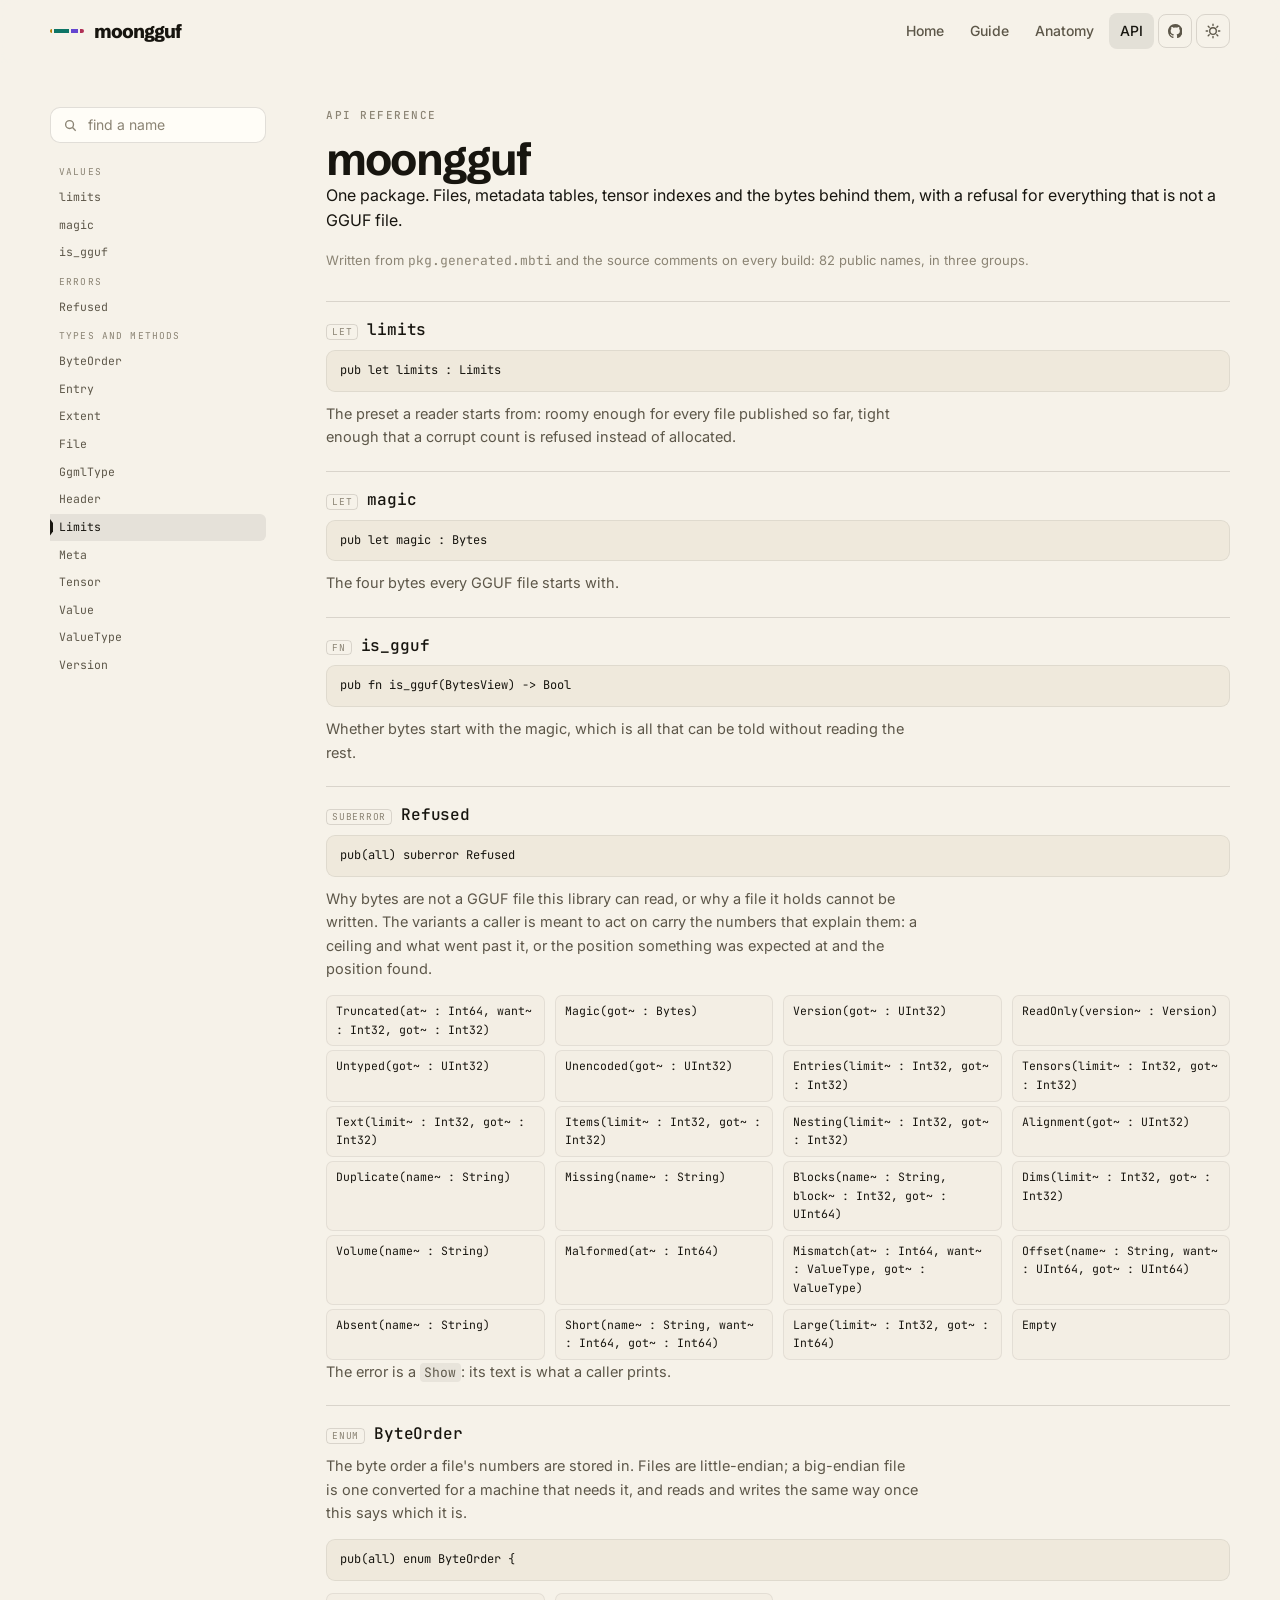
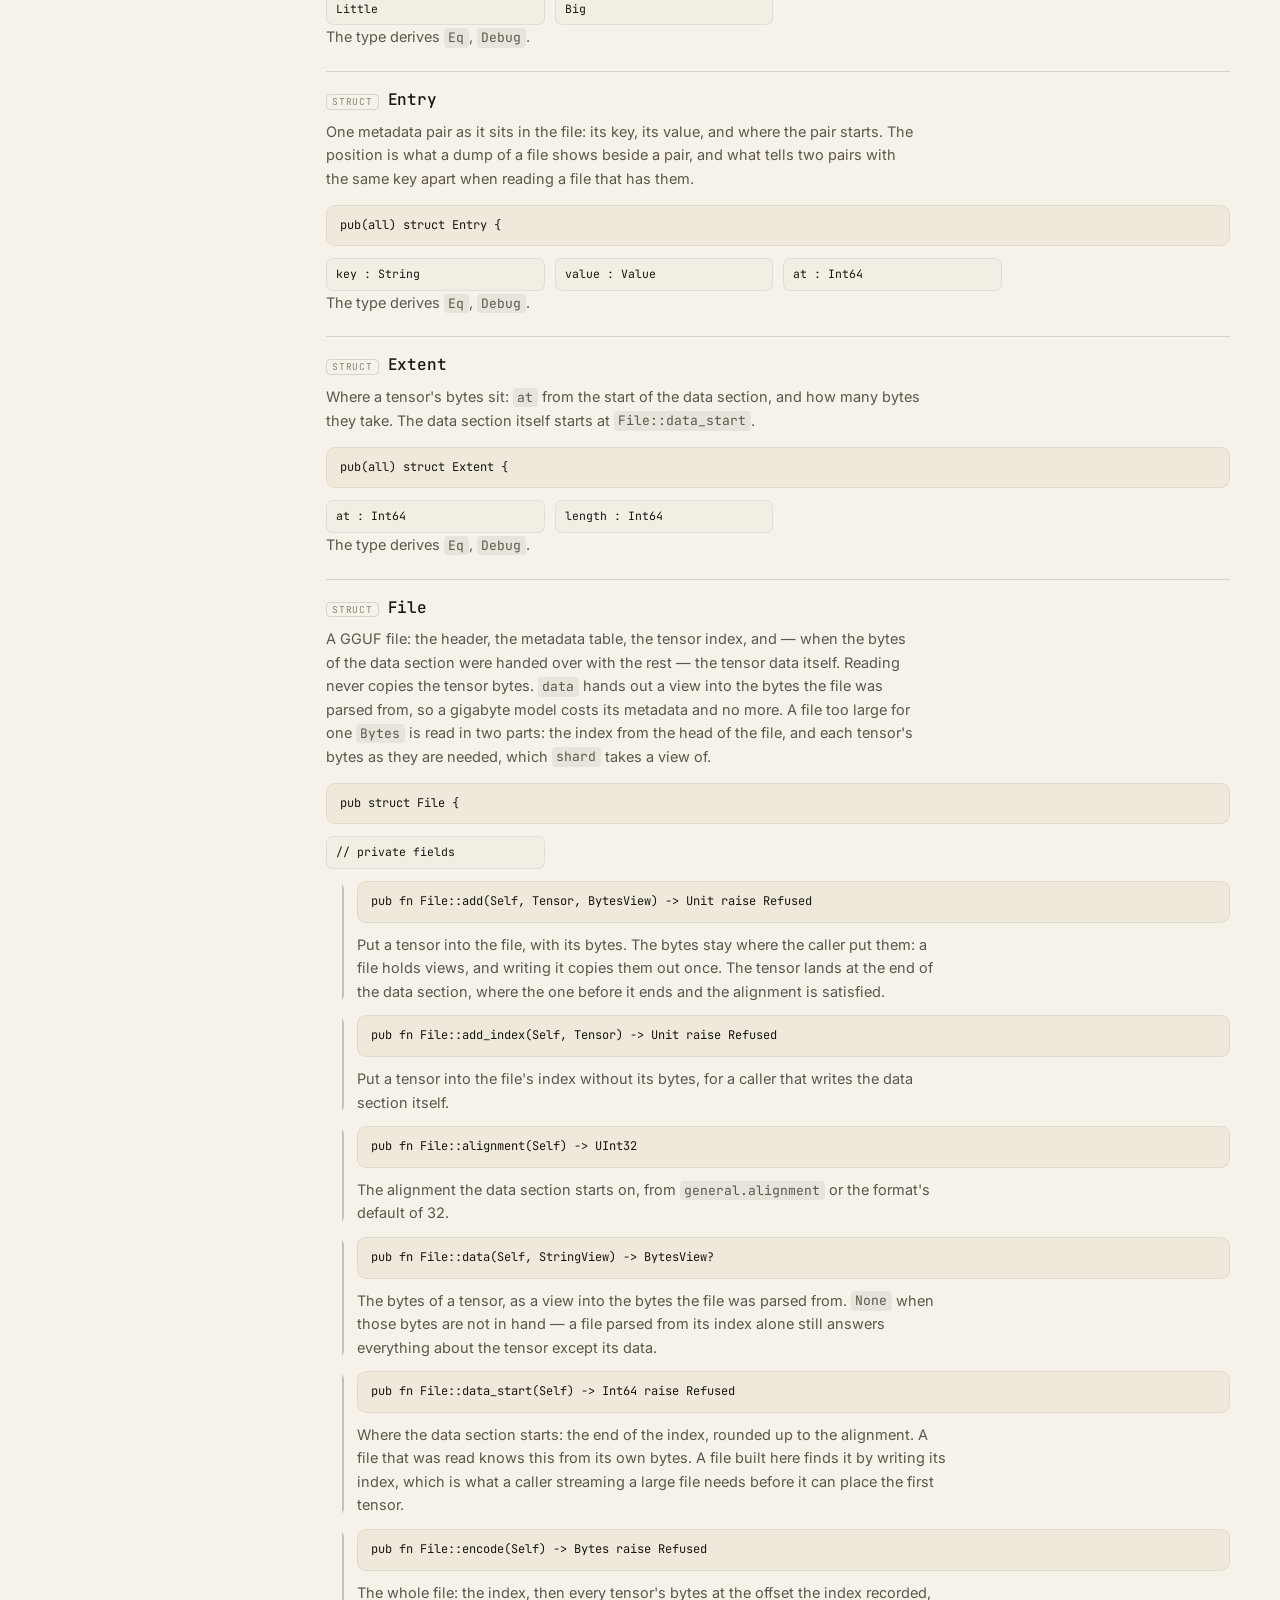
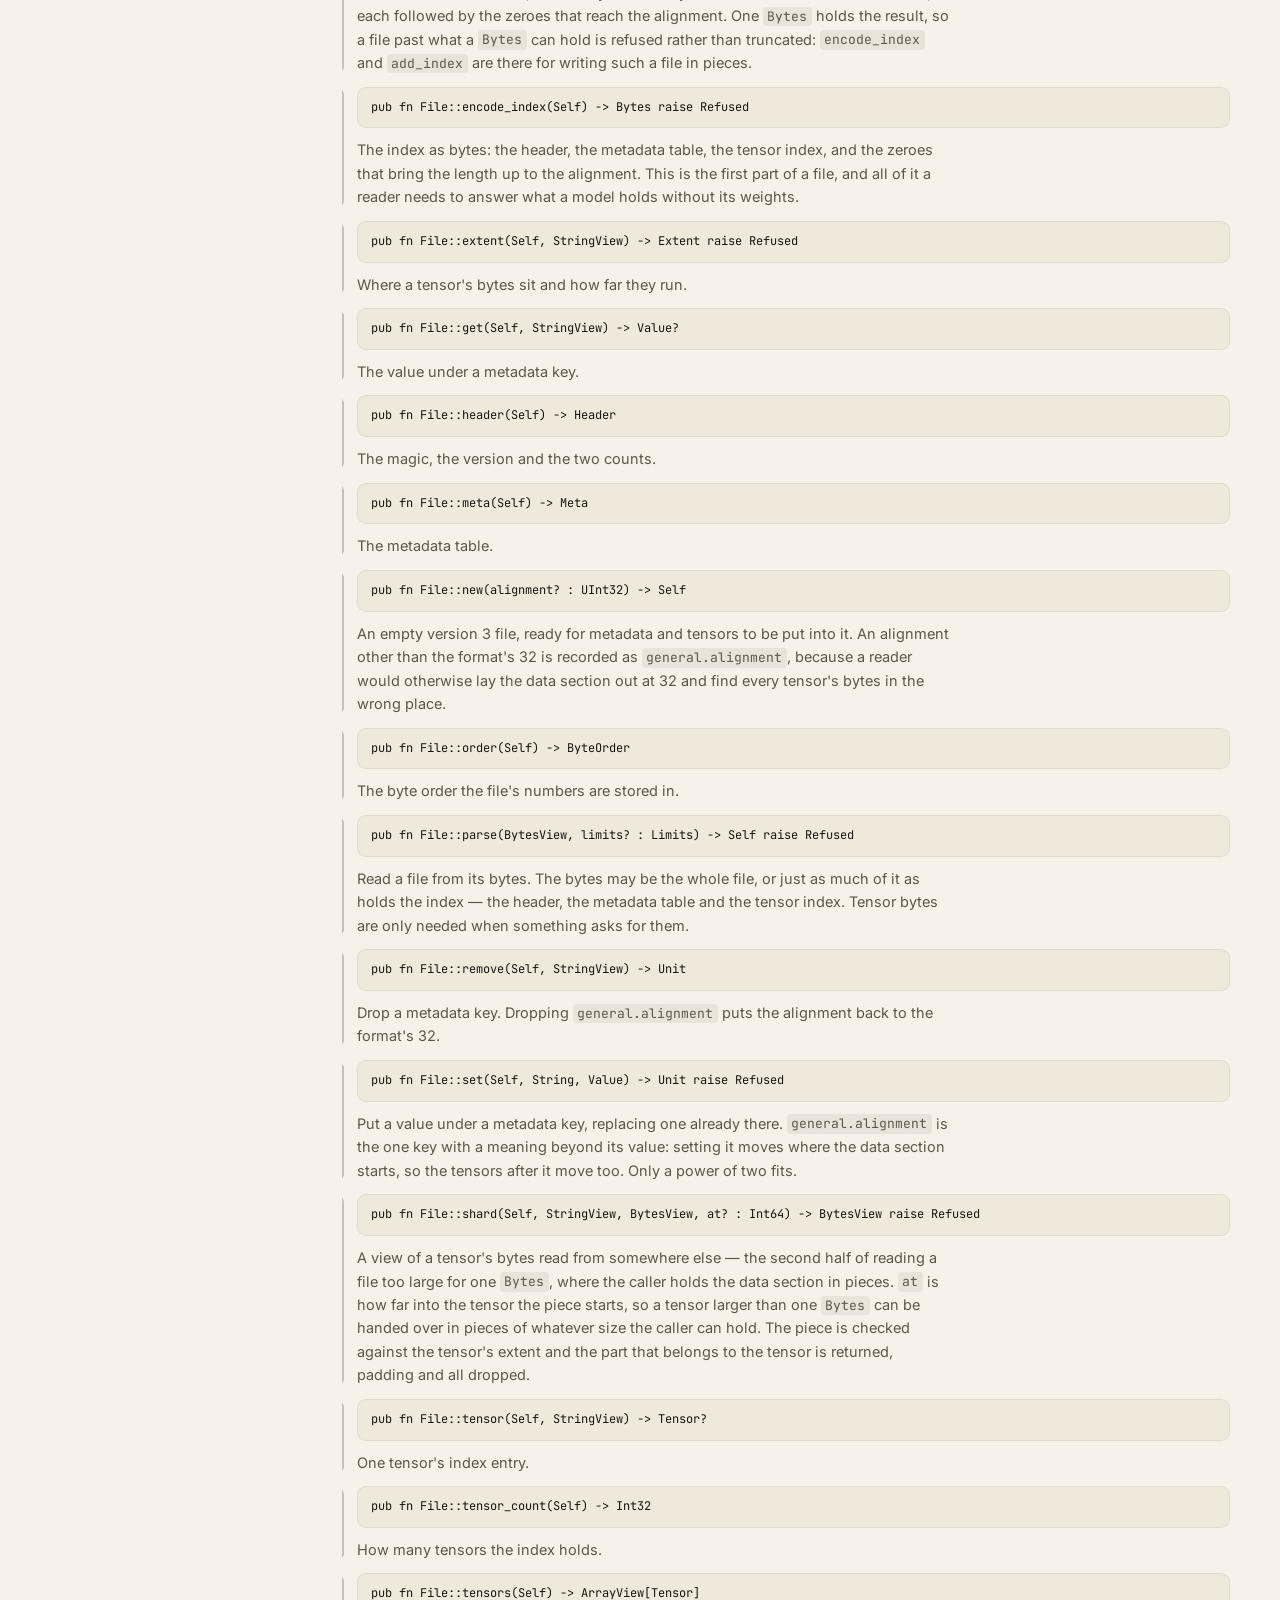
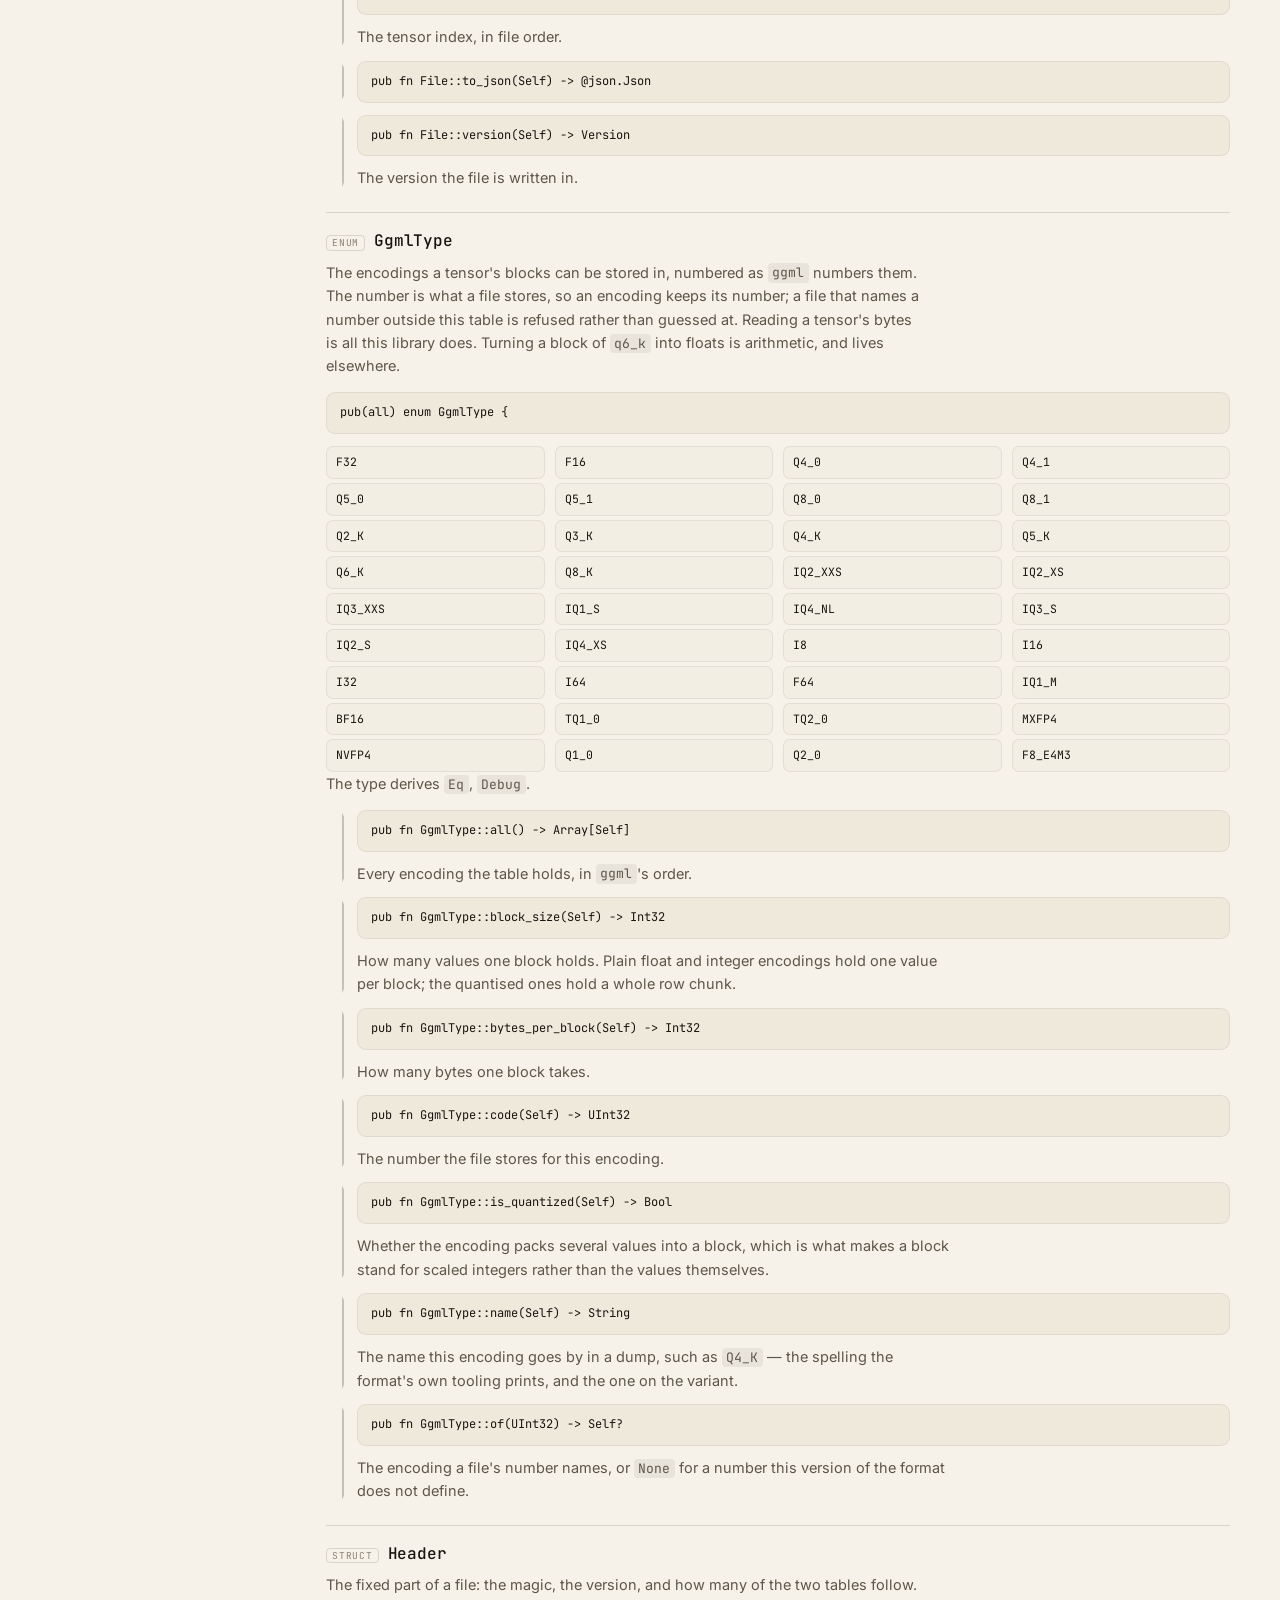
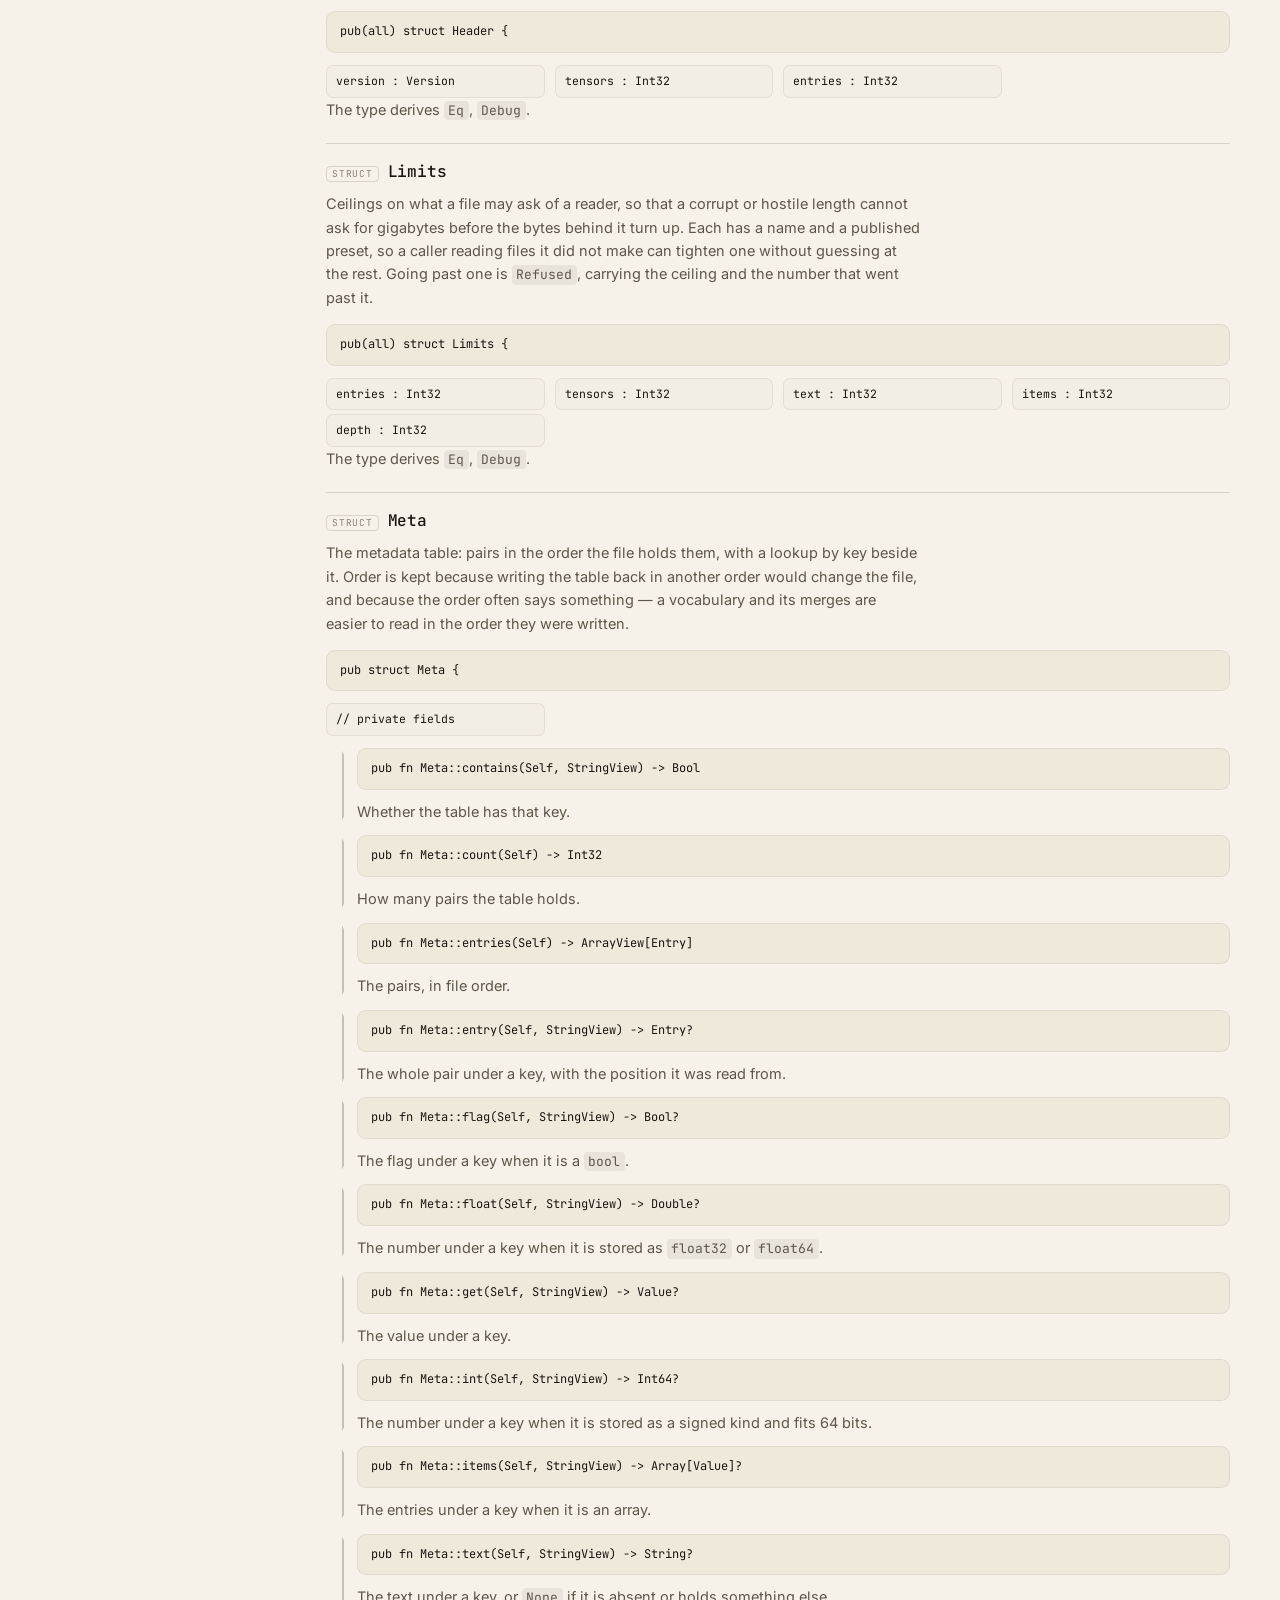
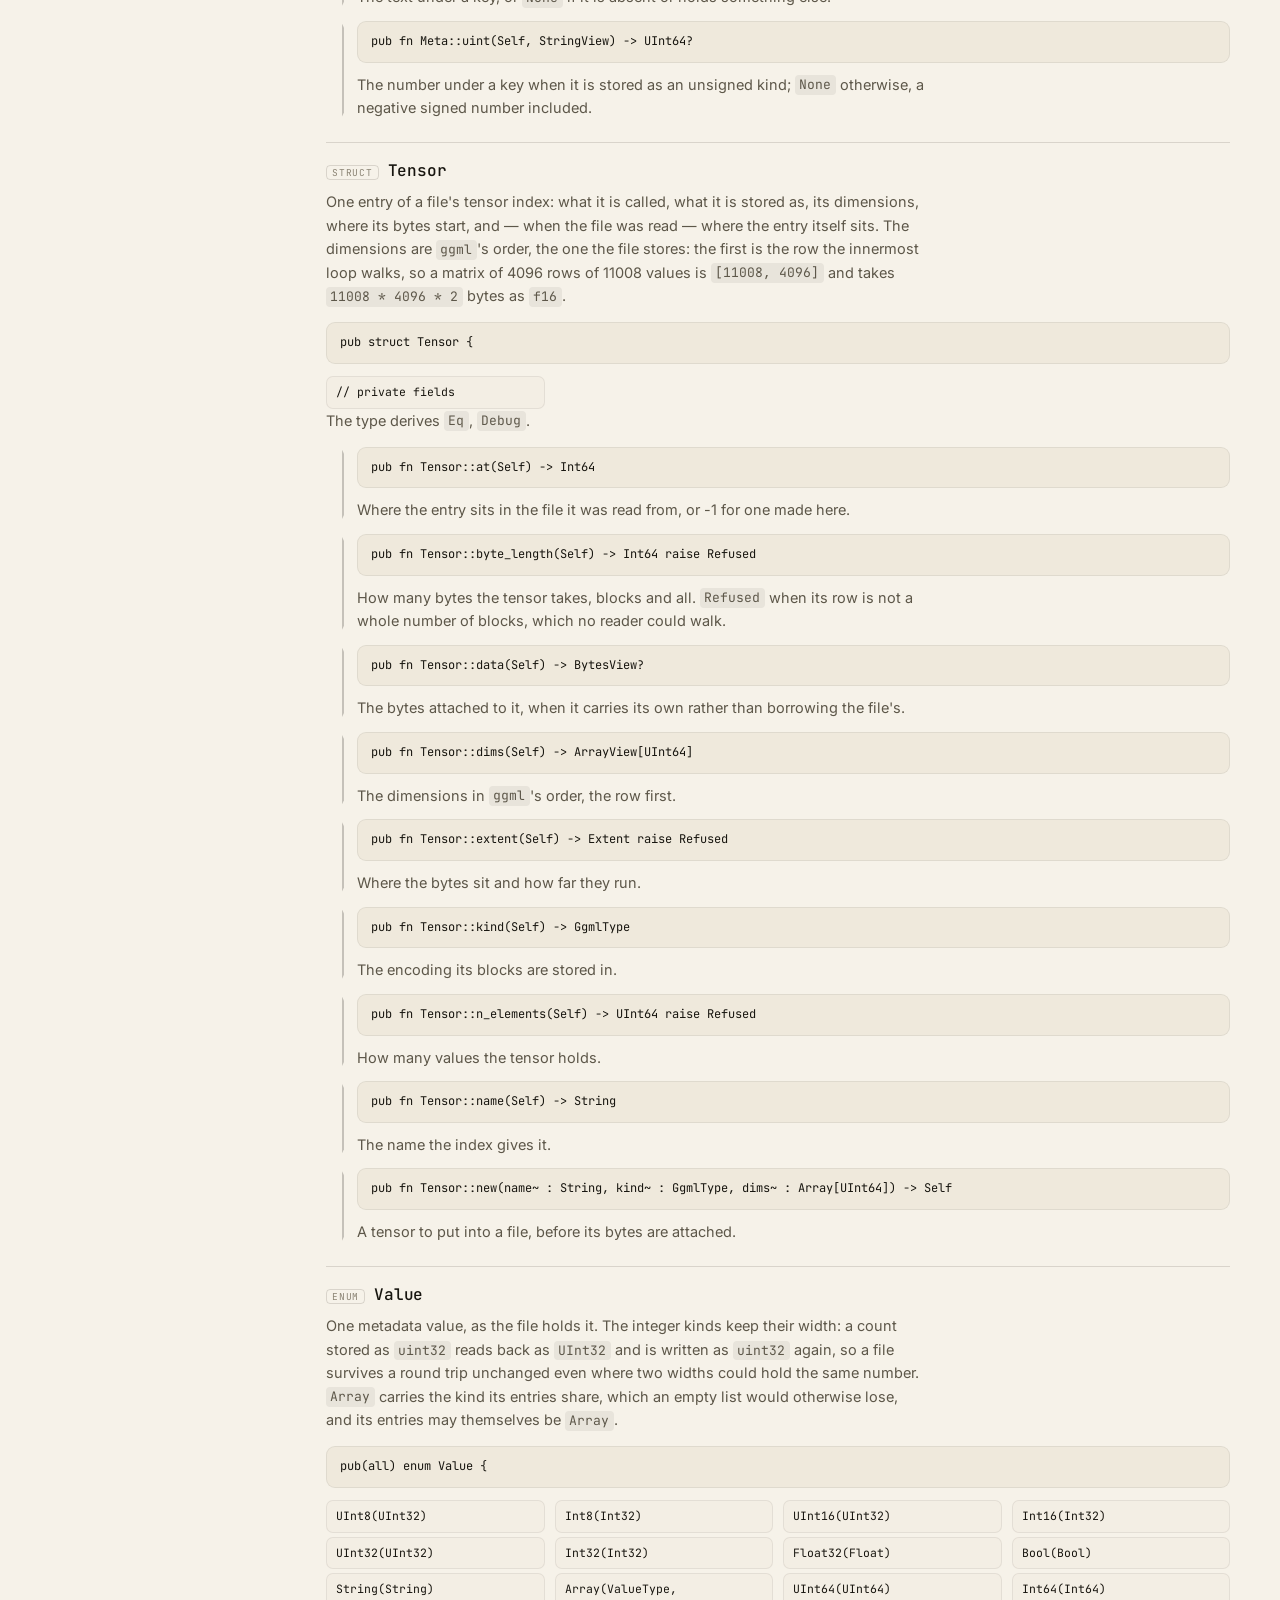
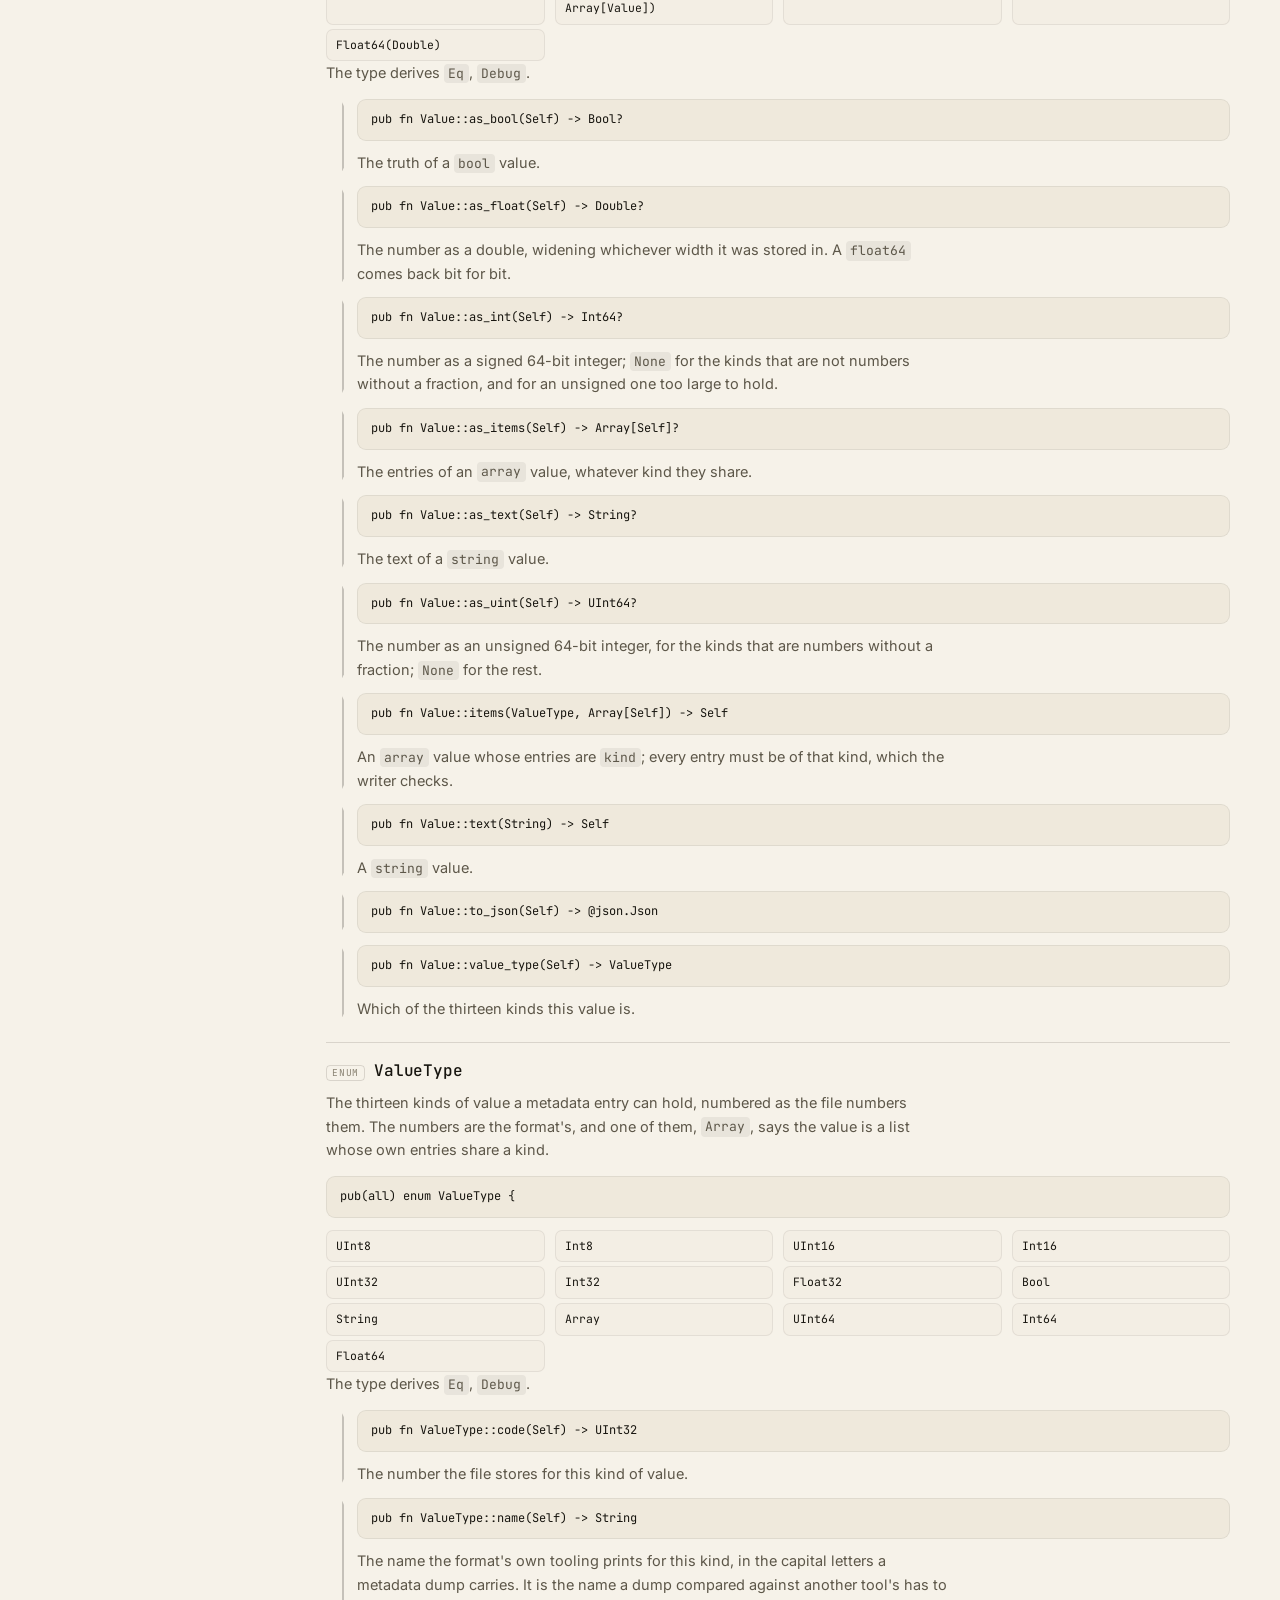
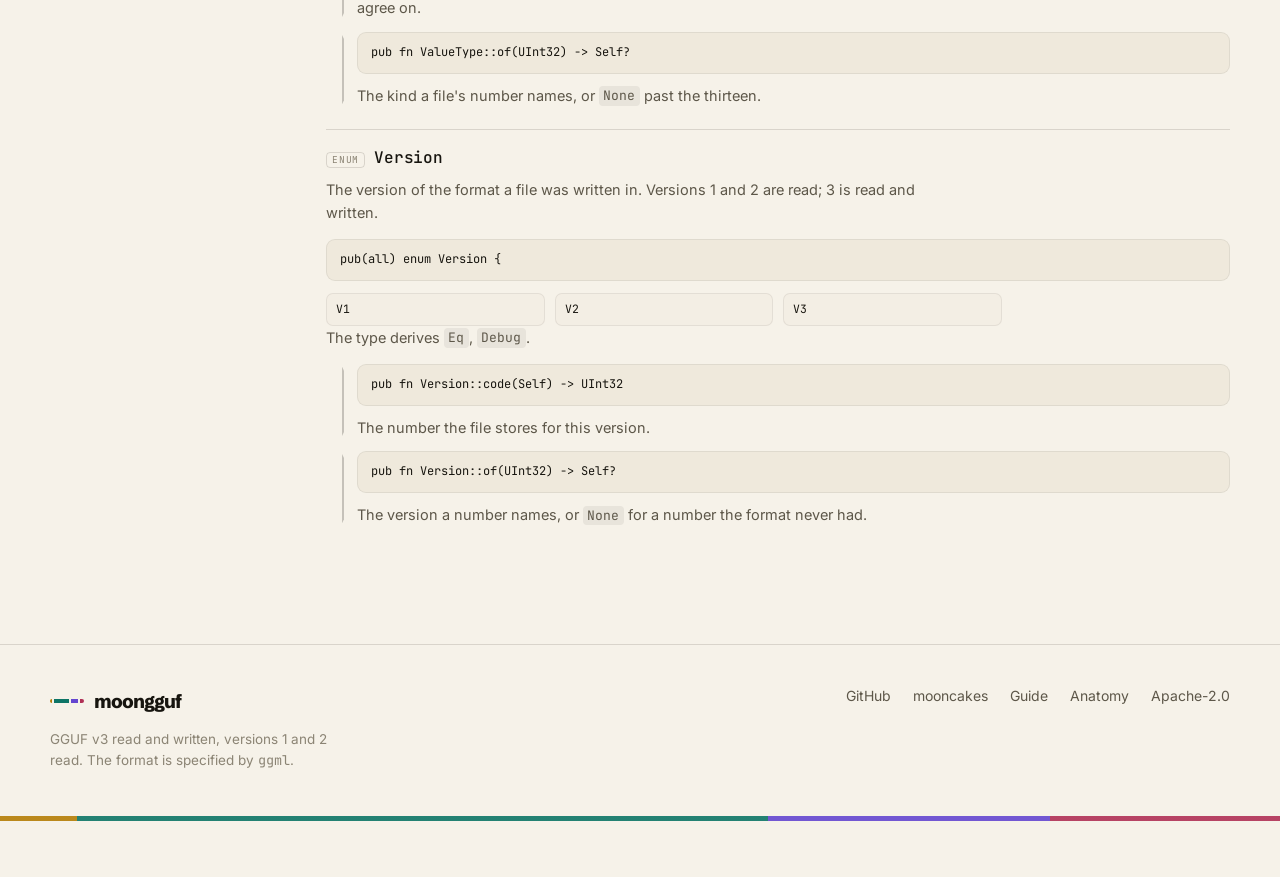
<file: docs/api.html>
<!DOCTYPE html>
<html lang="en">
  <head>
    <meta charset="utf-8" />
    <meta name="viewport" content="width=device-width, initial-scale=1" />
    <title>API reference — moongguf</title>
    <meta
      name="description"
      content="Every public type, function and value in moongguf, with the signature as the compiler sees it and the comment as the source writes it."
    />
    <link rel="icon" href="assets/favicon.svg" type="image/svg+xml" />
    <link rel="preconnect" href="https://fonts.googleapis.com" />
    <link rel="preconnect" href="https://fonts.gstatic.com" crossorigin />
    <link
      href="https://fonts.googleapis.com/css2?family=Inter:wght@400;500;600&family=JetBrains+Mono:wght@400;500&family=Schibsted+Grotesk:wght@400..900&display=swap"
      rel="stylesheet"
    />
    <link rel="stylesheet" href="assets/site.css" />
    <script src="assets/theme.js"></script>
  </head>
  <body>
    <header class="topbar">
      <div class="wrap">
        <a class="brand" href="./" aria-label="moongguf, home">
          <span class="brand-bars" aria-hidden="true"><i></i><i></i><i></i><i></i></span>
          <span class="brand-name">moongguf</span>
        </a>
        <nav class="nav" aria-label="Sections">
          <a href="./">Home</a>
          <a href="guide.html">Guide</a>
          <a href="anatomy.html" class="hide-sm">Anatomy</a>
          <a href="api.html" aria-current="page">API</a>
          <a
            class="icon-button"
            href="https://github.com/moonbitstack/moongguf"
            aria-label="Source on GitHub"
            title="Source on GitHub"
          >
            <svg class="i-mark" viewBox="0 0 16 16" fill="currentColor" aria-hidden="true">
              <path
                d="M8 0C3.58 0 0 3.58 0 8c0 3.54 2.29 6.53 5.47 7.59.4.07.55-.17.55-.38 0-.19-.01-.82-.01-1.49-2.01.37-2.53-.49-2.69-.94-.09-.23-.48-.94-.82-1.13-.28-.15-.68-.52-.01-.53.63-.01 1.08.58 1.23.82.72 1.21 1.87.87 2.33.66.07-.52.28-.87.51-1.07-1.78-.2-3.64-.89-3.64-3.95 0-.87.31-1.59.82-2.15-.08-.2-.36-1.02.08-2.12 0 0 .67-.21 2.2.82a7.4 7.4 0 0 1 2-.27c.68 0 1.36.09 2 .27 1.53-1.04 2.2-.82 2.2-.82.44 1.1.16 1.92.08 2.12.51.56.82 1.27.82 2.15 0 3.07-1.87 3.75-3.65 3.95.29.25.54.73.54 1.48 0 1.07-.01 1.93-.01 2.2 0 .21.15.46.55.38A8.01 8.01 0 0 0 16 8c0-4.42-3.58-8-8-8Z"
              />
            </svg>
          </a>
          <button class="icon-button theme-toggle" type="button" aria-label="Switch theme">
            <svg class="sun" viewBox="0 0 16 16" fill="none" stroke="currentColor" stroke-width="1.35" stroke-linecap="round" aria-hidden="true">
              <circle cx="8" cy="8" r="3.3" />
              <path d="M8 1.2v1.4M8 13.4v1.4M1.2 8h1.4M13.4 8h1.4M3.2 3.2l1 1M11.8 11.8l1 1M12.8 3.2l-1 1M4.2 11.8l-1 1" />
            </svg>
            <svg class="moon" viewBox="0 0 16 16" fill="none" stroke="currentColor" stroke-width="1.35" stroke-linejoin="round" aria-hidden="true">
              <path d="M13.4 9.8A5.6 5.6 0 0 1 6.2 2.6a5.6 5.6 0 1 0 7.2 7.2Z" />
            </svg>
          </button>
        </nav>
      </div>
    </header>

    <main class="wrap">
      <div class="api">
        <aside class="api-nav scroll" aria-label="Everything on this page">
          <label class="field">
            <svg class="i-search" viewBox="0 0 16 16" fill="none" stroke="currentColor" stroke-width="1.5" aria-hidden="true">
              <circle cx="7" cy="7" r="4.2" />
              <path d="m10.2 10.2 3.3 3.3" />
            </svg>
            <input
              type="search"
              placeholder="find a name"
              aria-label="Search the reference"
              data-filter
            />
          </label>
          <ol>
            <li><span class="group">Values</span></li>
<li><a href="#limits">limits</a></li>
<li><a href="#magic">magic</a></li>
<li><a href="#is_gguf">is_gguf</a></li>
<li><span class="group">Errors</span></li>
<li><a href="#refused">Refused</a></li>
<li><span class="group">Types and methods</span></li>
<li><a href="#byteorder">ByteOrder</a></li>
<li><a href="#entry">Entry</a></li>
<li><a href="#extent">Extent</a></li>
<li><a href="#file">File</a></li>
<li><a href="#ggmltype">GgmlType</a></li>
<li><a href="#header">Header</a></li>
<li><a href="#limits">Limits</a></li>
<li><a href="#meta">Meta</a></li>
<li><a href="#tensor">Tensor</a></li>
<li><a href="#value">Value</a></li>
<li><a href="#valuetype">ValueType</a></li>
<li><a href="#version">Version</a></li>
          </ol>
        </aside>

        <div class="api-body">
          <header class="api-intro">
            <p class="eyebrow">API reference</p>
            <h1 style="font-size: clamp(2rem, 1.6rem + 1.8vw, 2.8rem); margin-top: 12px; letter-spacing: -0.04em">
              moongguf
            </h1>
            <p>One package. Files, metadata tables, tensor indexes and the bytes behind them, with a refusal for everything that is not a GGUF file.</p>
            <p style="margin-top: 12px; font-size: 13px; color: var(--ink-3)">
              Written from <code>pkg.generated.mbti</code> and the source comments
              on every build: 82 public names, in three groups.
            </p>
          </header>
          <article class="api-entry" data-track
 id="limits" data-name="limits">
<h3><span class="kind">let</span>limits</h3>
<pre class="sig">pub let limits : Limits</pre><p>The preset a reader starts from: roomy enough for every file published so
far, tight enough that a corrupt count is refused instead of allocated.</p></article>
<article class="api-entry" data-track
 id="magic" data-name="magic">
<h3><span class="kind">let</span>magic</h3>
<pre class="sig">pub let magic : Bytes</pre><p>The four bytes every GGUF file starts with.</p></article>
<article class="api-entry" data-track
 id="is_gguf" data-name="is_gguf">
<h3><span class="kind">fn</span>is_gguf</h3>
<pre class="sig">pub fn is_gguf(BytesView) -&gt; Bool</pre><p>Whether bytes start with the magic, which is all that can be told without
reading the rest.</p></article>
<article class="api-entry" data-track id="refused" data-name="refused">
<h3><span class="kind">suberror</span>Refused</h3>
<pre class="sig">pub(all) suberror Refused</pre><p>Why bytes are not a GGUF file this library can read, or why a file it holds
cannot be written.

The variants a caller is meant to act on carry the numbers that explain
them: a ceiling and what went past it, or the position something was
expected at and the position found.</p>
<ul class="variants">
<li><code>Truncated(at~ : Int64, want~ : Int32, got~ : Int32)</code></li>
<li><code>Magic(got~ : Bytes)</code></li>
<li><code>Version(got~ : UInt32)</code></li>
<li><code>ReadOnly(version~ : Version)</code></li>
<li><code>Untyped(got~ : UInt32)</code></li>
<li><code>Unencoded(got~ : UInt32)</code></li>
<li><code>Entries(limit~ : Int32, got~ : Int32)</code></li>
<li><code>Tensors(limit~ : Int32, got~ : Int32)</code></li>
<li><code>Text(limit~ : Int32, got~ : Int32)</code></li>
<li><code>Items(limit~ : Int32, got~ : Int32)</code></li>
<li><code>Nesting(limit~ : Int32, got~ : Int32)</code></li>
<li><code>Alignment(got~ : UInt32)</code></li>
<li><code>Duplicate(name~ : String)</code></li>
<li><code>Missing(name~ : String)</code></li>
<li><code>Blocks(name~ : String, block~ : Int32, got~ : UInt64)</code></li>
<li><code>Dims(limit~ : Int32, got~ : Int32)</code></li>
<li><code>Volume(name~ : String)</code></li>
<li><code>Malformed(at~ : Int64)</code></li>
<li><code>Mismatch(at~ : Int64, want~ : ValueType, got~ : ValueType)</code></li>
<li><code>Offset(name~ : String, want~ : UInt64, got~ : UInt64)</code></li>
<li><code>Absent(name~ : String)</code></li>
<li><code>Short(name~ : String, want~ : Int64, got~ : Int64)</code></li>
<li><code>Large(limit~ : Int32, got~ : Int64)</code></li>
<li><code>Empty</code></li>
</ul>
<p>The error is a <code>Show</code>: its text is what a caller prints.</p>
</article>
<article class="api-entry" data-track id="byteorder" data-name="byteorder">
<h3><span class="kind">enum</span>ByteOrder</h3>
<p>The byte order a file's numbers are stored in. Files are little-endian; a
big-endian file is one converted for a machine that needs it, and reads and
writes the same way once this says which it is.</p>
<pre class="sig">pub(all) enum ByteOrder {</pre>
<ul class="variants">
<li><code>Little</code></li>
<li><code>Big</code></li>
</ul>
<p>The type derives <code>Eq</code>, <code>Debug</code>.</p>
</article>
<article class="api-entry" data-track id="entry" data-name="entry">
<h3><span class="kind">struct</span>Entry</h3>
<p>One metadata pair as it sits in the file: its key, its value, and where the
pair starts. The position is what a dump of a file shows beside a pair, and
what tells two pairs with the same key apart when reading a file that has
them.</p>
<pre class="sig">pub(all) struct Entry {</pre>
<ul class="variants">
<li><code>key : String</code></li>
<li><code>value : Value</code></li>
<li><code>at : Int64</code></li>
</ul>
<p>The type derives <code>Eq</code>, <code>Debug</code>.</p>
</article>
<article class="api-entry" data-track id="extent" data-name="extent">
<h3><span class="kind">struct</span>Extent</h3>
<p>Where a tensor's bytes sit: <code>at</code> from the start of the data section, and how
many bytes they take. The data section itself starts at <code>File::data_start</code>.</p>
<pre class="sig">pub(all) struct Extent {</pre>
<ul class="variants">
<li><code>at : Int64</code></li>
<li><code>length : Int64</code></li>
</ul>
<p>The type derives <code>Eq</code>, <code>Debug</code>.</p>
</article>
<article class="api-entry" data-track id="file" data-name="file">
<h3><span class="kind">struct</span>File</h3>
<p>A GGUF file: the header, the metadata table, the tensor index, and — when
the bytes of the data section were handed over with the rest — the tensor
data itself.

Reading never copies the tensor bytes. <code>data</code> hands out a view into the
bytes the file was parsed from, so a gigabyte model costs its metadata and
no more. A file too large for one <code>Bytes</code> is read in two parts: the index
from the head of the file, and each tensor's bytes as they are needed,
which <code>shard</code> takes a view of.</p>
<pre class="sig">pub struct File {</pre>
<ul class="variants">
<li><code>// private fields</code></li>
</ul>
<div class="member" id="file-add" data-name="file::add">
<pre class="sig">pub fn File::add(Self, Tensor, BytesView) -&gt; Unit raise Refused</pre>
<p>Put a tensor into the file, with its bytes. The bytes stay where the caller
put them: a file holds views, and writing it copies them out once.

The tensor lands at the end of the data section, where the one before it
ends and the alignment is satisfied.</p>
</div>
<div class="member" id="file-add_index" data-name="file::add_index">
<pre class="sig">pub fn File::add_index(Self, Tensor) -&gt; Unit raise Refused</pre>
<p>Put a tensor into the file's index without its bytes, for a caller that
writes the data section itself.</p>
</div>
<div class="member" id="file-alignment" data-name="file::alignment">
<pre class="sig">pub fn File::alignment(Self) -&gt; UInt32</pre>
<p>The alignment the data section starts on, from <code>general.alignment</code> or the
format's default of 32.</p>
</div>
<div class="member" id="file-data" data-name="file::data">
<pre class="sig">pub fn File::data(Self, StringView) -&gt; BytesView?</pre>
<p>The bytes of a tensor, as a view into the bytes the file was parsed from.
<code>None</code> when those bytes are not in hand — a file parsed from its index alone
still answers everything about the tensor except its data.</p>
</div>
<div class="member" id="file-data_start" data-name="file::data_start">
<pre class="sig">pub fn File::data_start(Self) -&gt; Int64 raise Refused</pre>
<p>Where the data section starts: the end of the index, rounded up to the
alignment.

A file that was read knows this from its own bytes. A file built here finds
it by writing its index, which is what a caller streaming a large file needs
before it can place the first tensor.</p>
</div>
<div class="member" id="file-encode" data-name="file::encode">
<pre class="sig">pub fn File::encode(Self) -&gt; Bytes raise Refused</pre>
<p>The whole file: the index, then every tensor's bytes at the offset the index
recorded, each followed by the zeroes that reach the alignment.

One <code>Bytes</code> holds the result, so a file past what a <code>Bytes</code> can hold is
refused rather than truncated: <code>encode_index</code> and <code>add_index</code> are there for
writing such a file in pieces.</p>
</div>
<div class="member" id="file-encode_index" data-name="file::encode_index">
<pre class="sig">pub fn File::encode_index(Self) -&gt; Bytes raise Refused</pre>
<p>The index as bytes: the header, the metadata table, the tensor index, and
the zeroes that bring the length up to the alignment. This is the first part
of a file, and all of it a reader needs to answer what a model holds without
its weights.</p>
</div>
<div class="member" id="file-extent" data-name="file::extent">
<pre class="sig">pub fn File::extent(Self, StringView) -&gt; Extent raise Refused</pre>
<p>Where a tensor's bytes sit and how far they run.</p>
</div>
<div class="member" id="file-get" data-name="file::get">
<pre class="sig">pub fn File::get(Self, StringView) -&gt; Value?</pre>
<p>The value under a metadata key.</p>
</div>
<div class="member" id="file-header" data-name="file::header">
<pre class="sig">pub fn File::header(Self) -&gt; Header</pre>
<p>The magic, the version and the two counts.</p>
</div>
<div class="member" id="file-meta" data-name="file::meta">
<pre class="sig">pub fn File::meta(Self) -&gt; Meta</pre>
<p>The metadata table.</p>
</div>
<div class="member" id="file-new" data-name="file::new">
<pre class="sig">pub fn File::new(alignment? : UInt32) -&gt; Self</pre>
<p>An empty version 3 file, ready for metadata and tensors to be put into it.

An alignment other than the format's 32 is recorded as <code>general.alignment</code>,
because a reader would otherwise lay the data section out at 32 and find
every tensor's bytes in the wrong place.</p>
</div>
<div class="member" id="file-order" data-name="file::order">
<pre class="sig">pub fn File::order(Self) -&gt; ByteOrder</pre>
<p>The byte order the file's numbers are stored in.</p>
</div>
<div class="member" id="file-parse" data-name="file::parse">
<pre class="sig">pub fn File::parse(BytesView, limits? : Limits) -&gt; Self raise Refused</pre>
<p>Read a file from its bytes.

The bytes may be the whole file, or just as much of it as holds the index —
the header, the metadata table and the tensor index. Tensor bytes are only
needed when something asks for them.</p>
</div>
<div class="member" id="file-remove" data-name="file::remove">
<pre class="sig">pub fn File::remove(Self, StringView) -&gt; Unit</pre>
<p>Drop a metadata key. Dropping <code>general.alignment</code> puts the alignment back to
the format's 32.</p>
</div>
<div class="member" id="file-set" data-name="file::set">
<pre class="sig">pub fn File::set(Self, String, Value) -&gt; Unit raise Refused</pre>
<p>Put a value under a metadata key, replacing one already there.

<code>general.alignment</code> is the one key with a meaning beyond its value: setting
it moves where the data section starts, so the tensors after it move too.
Only a power of two fits.</p>
</div>
<div class="member" id="file-shard" data-name="file::shard">
<pre class="sig">pub fn File::shard(Self, StringView, BytesView, at? : Int64) -&gt; BytesView raise Refused</pre>
<p>A view of a tensor's bytes read from somewhere else — the second half of
reading a file too large for one <code>Bytes</code>, where the caller holds the data
section in pieces.

<code>at</code> is how far into the tensor the piece starts, so a tensor larger than
one <code>Bytes</code> can be handed over in pieces of whatever size the caller can
hold. The piece is checked against the tensor's extent and the part that
belongs to the tensor is returned, padding and all dropped.</p>
</div>
<div class="member" id="file-tensor" data-name="file::tensor">
<pre class="sig">pub fn File::tensor(Self, StringView) -&gt; Tensor?</pre>
<p>One tensor's index entry.</p>
</div>
<div class="member" id="file-tensor_count" data-name="file::tensor_count">
<pre class="sig">pub fn File::tensor_count(Self) -&gt; Int32</pre>
<p>How many tensors the index holds.</p>
</div>
<div class="member" id="file-tensors" data-name="file::tensors">
<pre class="sig">pub fn File::tensors(Self) -&gt; ArrayView[Tensor]</pre>
<p>The tensor index, in file order.</p>
</div>
<div class="member" id="file-to_json" data-name="file::to_json">
<pre class="sig">pub fn File::to_json(Self) -&gt; @json.Json</pre>

</div>
<div class="member" id="file-version" data-name="file::version">
<pre class="sig">pub fn File::version(Self) -&gt; Version</pre>
<p>The version the file is written in.</p>
</div>
</article>
<article class="api-entry" data-track id="ggmltype" data-name="ggmltype">
<h3><span class="kind">enum</span>GgmlType</h3>
<p>The encodings a tensor's blocks can be stored in, numbered as <code>ggml</code>
numbers them. The number is what a file stores, so an encoding keeps its
number; a file that names a number outside this table is refused rather
than guessed at.

Reading a tensor's bytes is all this library does. Turning a block of
<code>q6_k</code> into floats is arithmetic, and lives elsewhere.</p>
<pre class="sig">pub(all) enum GgmlType {</pre>
<ul class="variants">
<li><code>F32</code></li>
<li><code>F16</code></li>
<li><code>Q4_0</code></li>
<li><code>Q4_1</code></li>
<li><code>Q5_0</code></li>
<li><code>Q5_1</code></li>
<li><code>Q8_0</code></li>
<li><code>Q8_1</code></li>
<li><code>Q2_K</code></li>
<li><code>Q3_K</code></li>
<li><code>Q4_K</code></li>
<li><code>Q5_K</code></li>
<li><code>Q6_K</code></li>
<li><code>Q8_K</code></li>
<li><code>IQ2_XXS</code></li>
<li><code>IQ2_XS</code></li>
<li><code>IQ3_XXS</code></li>
<li><code>IQ1_S</code></li>
<li><code>IQ4_NL</code></li>
<li><code>IQ3_S</code></li>
<li><code>IQ2_S</code></li>
<li><code>IQ4_XS</code></li>
<li><code>I8</code></li>
<li><code>I16</code></li>
<li><code>I32</code></li>
<li><code>I64</code></li>
<li><code>F64</code></li>
<li><code>IQ1_M</code></li>
<li><code>BF16</code></li>
<li><code>TQ1_0</code></li>
<li><code>TQ2_0</code></li>
<li><code>MXFP4</code></li>
<li><code>NVFP4</code></li>
<li><code>Q1_0</code></li>
<li><code>Q2_0</code></li>
<li><code>F8_E4M3</code></li>
</ul>
<p>The type derives <code>Eq</code>, <code>Debug</code>.</p>
<div class="member" id="ggmltype-all" data-name="ggmltype::all">
<pre class="sig">pub fn GgmlType::all() -&gt; Array[Self]</pre>
<p>Every encoding the table holds, in <code>ggml</code>'s order.</p>
</div>
<div class="member" id="ggmltype-block_size" data-name="ggmltype::block_size">
<pre class="sig">pub fn GgmlType::block_size(Self) -&gt; Int32</pre>
<p>How many values one block holds. Plain float and integer encodings hold
one value per block; the quantised ones hold a whole row chunk.</p>
</div>
<div class="member" id="ggmltype-bytes_per_block" data-name="ggmltype::bytes_per_block">
<pre class="sig">pub fn GgmlType::bytes_per_block(Self) -&gt; Int32</pre>
<p>How many bytes one block takes.</p>
</div>
<div class="member" id="ggmltype-code" data-name="ggmltype::code">
<pre class="sig">pub fn GgmlType::code(Self) -&gt; UInt32</pre>
<p>The number the file stores for this encoding.</p>
</div>
<div class="member" id="ggmltype-is_quantized" data-name="ggmltype::is_quantized">
<pre class="sig">pub fn GgmlType::is_quantized(Self) -&gt; Bool</pre>
<p>Whether the encoding packs several values into a block, which is what
makes a block stand for scaled integers rather than the values themselves.</p>
</div>
<div class="member" id="ggmltype-name" data-name="ggmltype::name">
<pre class="sig">pub fn GgmlType::name(Self) -&gt; String</pre>
<p>The name this encoding goes by in a dump, such as <code>Q4_K</code> — the spelling the
format's own tooling prints, and the one on the variant.</p>
</div>
<div class="member" id="ggmltype-of" data-name="ggmltype::of">
<pre class="sig">pub fn GgmlType::of(UInt32) -&gt; Self?</pre>
<p>The encoding a file's number names, or <code>None</code> for a number this version of
the format does not define.</p>
</div>
</article>
<article class="api-entry" data-track id="header" data-name="header">
<h3><span class="kind">struct</span>Header</h3>
<p>The fixed part of a file: the magic, the version, and how many of the two
tables follow.</p>
<pre class="sig">pub(all) struct Header {</pre>
<ul class="variants">
<li><code>version : Version</code></li>
<li><code>tensors : Int32</code></li>
<li><code>entries : Int32</code></li>
</ul>
<p>The type derives <code>Eq</code>, <code>Debug</code>.</p>
</article>
<article class="api-entry" data-track id="limits" data-name="limits">
<h3><span class="kind">struct</span>Limits</h3>
<p>Ceilings on what a file may ask of a reader, so that a corrupt or hostile
length cannot ask for gigabytes before the bytes behind it turn up.

Each has a name and a published preset, so a caller reading files it did not
make can tighten one without guessing at the rest. Going past one is
<code>Refused</code>, carrying the ceiling and the number that went past it.</p>
<pre class="sig">pub(all) struct Limits {</pre>
<ul class="variants">
<li><code>entries : Int32</code></li>
<li><code>tensors : Int32</code></li>
<li><code>text : Int32</code></li>
<li><code>items : Int32</code></li>
<li><code>depth : Int32</code></li>
</ul>
<p>The type derives <code>Eq</code>, <code>Debug</code>.</p>
</article>
<article class="api-entry" data-track id="meta" data-name="meta">
<h3><span class="kind">struct</span>Meta</h3>
<p>The metadata table: pairs in the order the file holds them, with a lookup
by key beside it.

Order is kept because writing the table back in another order would change
the file, and because the order often says something — a vocabulary and its
merges are easier to read in the order they were written.</p>
<pre class="sig">pub struct Meta {</pre>
<ul class="variants">
<li><code>// private fields</code></li>
</ul>
<div class="member" id="meta-contains" data-name="meta::contains">
<pre class="sig">pub fn Meta::contains(Self, StringView) -&gt; Bool</pre>
<p>Whether the table has that key.</p>
</div>
<div class="member" id="meta-count" data-name="meta::count">
<pre class="sig">pub fn Meta::count(Self) -&gt; Int32</pre>
<p>How many pairs the table holds.</p>
</div>
<div class="member" id="meta-entries" data-name="meta::entries">
<pre class="sig">pub fn Meta::entries(Self) -&gt; ArrayView[Entry]</pre>
<p>The pairs, in file order.</p>
</div>
<div class="member" id="meta-entry" data-name="meta::entry">
<pre class="sig">pub fn Meta::entry(Self, StringView) -&gt; Entry?</pre>
<p>The whole pair under a key, with the position it was read from.</p>
</div>
<div class="member" id="meta-flag" data-name="meta::flag">
<pre class="sig">pub fn Meta::flag(Self, StringView) -&gt; Bool?</pre>
<p>The flag under a key when it is a <code>bool</code>.</p>
</div>
<div class="member" id="meta-float" data-name="meta::float">
<pre class="sig">pub fn Meta::float(Self, StringView) -&gt; Double?</pre>
<p>The number under a key when it is stored as <code>float32</code> or <code>float64</code>.</p>
</div>
<div class="member" id="meta-get" data-name="meta::get">
<pre class="sig">pub fn Meta::get(Self, StringView) -&gt; Value?</pre>
<p>The value under a key.</p>
</div>
<div class="member" id="meta-int" data-name="meta::int">
<pre class="sig">pub fn Meta::int(Self, StringView) -&gt; Int64?</pre>
<p>The number under a key when it is stored as a signed kind and fits 64 bits.</p>
</div>
<div class="member" id="meta-items" data-name="meta::items">
<pre class="sig">pub fn Meta::items(Self, StringView) -&gt; Array[Value]?</pre>
<p>The entries under a key when it is an array.</p>
</div>
<div class="member" id="meta-text" data-name="meta::text">
<pre class="sig">pub fn Meta::text(Self, StringView) -&gt; String?</pre>
<p>The text under a key, or <code>None</code> if it is absent or holds something else.</p>
</div>
<div class="member" id="meta-uint" data-name="meta::uint">
<pre class="sig">pub fn Meta::uint(Self, StringView) -&gt; UInt64?</pre>
<p>The number under a key when it is stored as an unsigned kind; <code>None</code>
otherwise, a negative signed number included.</p>
</div>
</article>
<article class="api-entry" data-track id="tensor" data-name="tensor">
<h3><span class="kind">struct</span>Tensor</h3>
<p>One entry of a file's tensor index: what it is called, what it is stored as,
its dimensions, where its bytes start, and — when the file was read — where
the entry itself sits.

The dimensions are <code>ggml</code>'s order, the one the file stores: the first is the
row the innermost loop walks, so a matrix of 4096 rows of 11008 values is
<code>[11008, 4096]</code> and takes <code>11008 * 4096 * 2</code> bytes as <code>f16</code>.</p>
<pre class="sig">pub struct Tensor {</pre>
<ul class="variants">
<li><code>// private fields</code></li>
</ul>
<p>The type derives <code>Eq</code>, <code>Debug</code>.</p>
<div class="member" id="tensor-at" data-name="tensor::at">
<pre class="sig">pub fn Tensor::at(Self) -&gt; Int64</pre>
<p>Where the entry sits in the file it was read from, or -1 for one made here.</p>
</div>
<div class="member" id="tensor-byte_length" data-name="tensor::byte_length">
<pre class="sig">pub fn Tensor::byte_length(Self) -&gt; Int64 raise Refused</pre>
<p>How many bytes the tensor takes, blocks and all. <code>Refused</code> when its row is
not a whole number of blocks, which no reader could walk.</p>
</div>
<div class="member" id="tensor-data" data-name="tensor::data">
<pre class="sig">pub fn Tensor::data(Self) -&gt; BytesView?</pre>
<p>The bytes attached to it, when it carries its own rather than borrowing the
file's.</p>
</div>
<div class="member" id="tensor-dims" data-name="tensor::dims">
<pre class="sig">pub fn Tensor::dims(Self) -&gt; ArrayView[UInt64]</pre>
<p>The dimensions in <code>ggml</code>'s order, the row first.</p>
</div>
<div class="member" id="tensor-extent" data-name="tensor::extent">
<pre class="sig">pub fn Tensor::extent(Self) -&gt; Extent raise Refused</pre>
<p>Where the bytes sit and how far they run.</p>
</div>
<div class="member" id="tensor-kind" data-name="tensor::kind">
<pre class="sig">pub fn Tensor::kind(Self) -&gt; GgmlType</pre>
<p>The encoding its blocks are stored in.</p>
</div>
<div class="member" id="tensor-n_elements" data-name="tensor::n_elements">
<pre class="sig">pub fn Tensor::n_elements(Self) -&gt; UInt64 raise Refused</pre>
<p>How many values the tensor holds.</p>
</div>
<div class="member" id="tensor-name" data-name="tensor::name">
<pre class="sig">pub fn Tensor::name(Self) -&gt; String</pre>
<p>The name the index gives it.</p>
</div>
<div class="member" id="tensor-new" data-name="tensor::new">
<pre class="sig">pub fn Tensor::new(name~ : String, kind~ : GgmlType, dims~ : Array[UInt64]) -&gt; Self</pre>
<p>A tensor to put into a file, before its bytes are attached.</p>
</div>
</article>
<article class="api-entry" data-track id="value" data-name="value">
<h3><span class="kind">enum</span>Value</h3>
<p>One metadata value, as the file holds it.

The integer kinds keep their width: a count stored as <code>uint32</code> reads back
as <code>UInt32</code> and is written as <code>uint32</code> again, so a file survives a round
trip unchanged even where two widths could hold the same number. <code>Array</code>
carries the kind its entries share, which an empty list would otherwise
lose, and its entries may themselves be <code>Array</code>.</p>
<pre class="sig">pub(all) enum Value {</pre>
<ul class="variants">
<li><code>UInt8(UInt32)</code></li>
<li><code>Int8(Int32)</code></li>
<li><code>UInt16(UInt32)</code></li>
<li><code>Int16(Int32)</code></li>
<li><code>UInt32(UInt32)</code></li>
<li><code>Int32(Int32)</code></li>
<li><code>Float32(Float)</code></li>
<li><code>Bool(Bool)</code></li>
<li><code>String(String)</code></li>
<li><code>Array(ValueType, Array[Value])</code></li>
<li><code>UInt64(UInt64)</code></li>
<li><code>Int64(Int64)</code></li>
<li><code>Float64(Double)</code></li>
</ul>
<p>The type derives <code>Eq</code>, <code>Debug</code>.</p>
<div class="member" id="value-as_bool" data-name="value::as_bool">
<pre class="sig">pub fn Value::as_bool(Self) -&gt; Bool?</pre>
<p>The truth of a <code>bool</code> value.</p>
</div>
<div class="member" id="value-as_float" data-name="value::as_float">
<pre class="sig">pub fn Value::as_float(Self) -&gt; Double?</pre>
<p>The number as a double, widening whichever width it was stored in. A
<code>float64</code> comes back bit for bit.</p>
</div>
<div class="member" id="value-as_int" data-name="value::as_int">
<pre class="sig">pub fn Value::as_int(Self) -&gt; Int64?</pre>
<p>The number as a signed 64-bit integer; <code>None</code> for the kinds that are not
numbers without a fraction, and for an unsigned one too large to hold.</p>
</div>
<div class="member" id="value-as_items" data-name="value::as_items">
<pre class="sig">pub fn Value::as_items(Self) -&gt; Array[Self]?</pre>
<p>The entries of an <code>array</code> value, whatever kind they share.</p>
</div>
<div class="member" id="value-as_text" data-name="value::as_text">
<pre class="sig">pub fn Value::as_text(Self) -&gt; String?</pre>
<p>The text of a <code>string</code> value.</p>
</div>
<div class="member" id="value-as_uint" data-name="value::as_uint">
<pre class="sig">pub fn Value::as_uint(Self) -&gt; UInt64?</pre>
<p>The number as an unsigned 64-bit integer, for the kinds that are numbers
without a fraction; <code>None</code> for the rest.</p>
</div>
<div class="member" id="value-items" data-name="value::items">
<pre class="sig">pub fn Value::items(ValueType, Array[Self]) -&gt; Self</pre>
<p>An <code>array</code> value whose entries are <code>kind</code>; every entry must be of that
kind, which the writer checks.</p>
</div>
<div class="member" id="value-text" data-name="value::text">
<pre class="sig">pub fn Value::text(String) -&gt; Self</pre>
<p>A <code>string</code> value.</p>
</div>
<div class="member" id="value-to_json" data-name="value::to_json">
<pre class="sig">pub fn Value::to_json(Self) -&gt; @json.Json</pre>

</div>
<div class="member" id="value-value_type" data-name="value::value_type">
<pre class="sig">pub fn Value::value_type(Self) -&gt; ValueType</pre>
<p>Which of the thirteen kinds this value is.</p>
</div>
</article>
<article class="api-entry" data-track id="valuetype" data-name="valuetype">
<h3><span class="kind">enum</span>ValueType</h3>
<p>The thirteen kinds of value a metadata entry can hold, numbered as the file
numbers them. The numbers are the format's, and one of them, <code>Array</code>, says
the value is a list whose own entries share a kind.</p>
<pre class="sig">pub(all) enum ValueType {</pre>
<ul class="variants">
<li><code>UInt8</code></li>
<li><code>Int8</code></li>
<li><code>UInt16</code></li>
<li><code>Int16</code></li>
<li><code>UInt32</code></li>
<li><code>Int32</code></li>
<li><code>Float32</code></li>
<li><code>Bool</code></li>
<li><code>String</code></li>
<li><code>Array</code></li>
<li><code>UInt64</code></li>
<li><code>Int64</code></li>
<li><code>Float64</code></li>
</ul>
<p>The type derives <code>Eq</code>, <code>Debug</code>.</p>
<div class="member" id="valuetype-code" data-name="valuetype::code">
<pre class="sig">pub fn ValueType::code(Self) -&gt; UInt32</pre>
<p>The number the file stores for this kind of value.</p>
</div>
<div class="member" id="valuetype-name" data-name="valuetype::name">
<pre class="sig">pub fn ValueType::name(Self) -&gt; String</pre>
<p>The name the format's own tooling prints for this kind, in the capital
letters a metadata dump carries. It is the name a dump compared against
another tool's has to agree on.</p>
</div>
<div class="member" id="valuetype-of" data-name="valuetype::of">
<pre class="sig">pub fn ValueType::of(UInt32) -&gt; Self?</pre>
<p>The kind a file's number names, or <code>None</code> past the thirteen.</p>
</div>
</article>
<article class="api-entry" data-track id="version" data-name="version">
<h3><span class="kind">enum</span>Version</h3>
<p>The version of the format a file was written in. Versions 1 and 2 are read;
3 is read and written.</p>
<pre class="sig">pub(all) enum Version {</pre>
<ul class="variants">
<li><code>V1</code></li>
<li><code>V2</code></li>
<li><code>V3</code></li>
</ul>
<p>The type derives <code>Eq</code>, <code>Debug</code>.</p>
<div class="member" id="version-code" data-name="version::code">
<pre class="sig">pub fn Version::code(Self) -&gt; UInt32</pre>
<p>The number the file stores for this version.</p>
</div>
<div class="member" id="version-of" data-name="version::of">
<pre class="sig">pub fn Version::of(UInt32) -&gt; Self?</pre>
<p>The version a number names, or <code>None</code> for a number the format never had.</p>
</div>
</article>
        </div>
      </div>
    </main>

    <footer class="footer">
      <div class="wrap">
        <div>
          <a class="brand" href="./" aria-label="moongguf, home">
            <span class="brand-bars" aria-hidden="true"><i></i><i></i><i></i><i></i></span>
            <span class="brand-name">moongguf</span>
          </a>
          <p class="footer-note" style="margin-top: 12px">
            GGUF v3 read and written, versions 1 and 2 read. The format is
            <a href="https://github.com/ggml-org/ggml/blob/master/docs/gguf.md">specified</a>
            by <code>ggml</code>.
          </p>
        </div>
        <nav class="footer-links" aria-label="Elsewhere">
          <a href="https://github.com/moonbitstack/moongguf">GitHub</a>
          <a href="https://mooncakes.io/docs/moonbitstack/moongguf">mooncakes</a>
          <a href="guide.html">Guide</a>
          <a href="anatomy.html">Anatomy</a>
          <a href="https://github.com/moonbitstack/moongguf/blob/master/LICENSE">Apache-2.0</a>
        </nav>
      </div>
    </footer>

    <script src="assets/page.js"></script>
    <script src="assets/code.js"></script>
  </body>
</html>
</file>
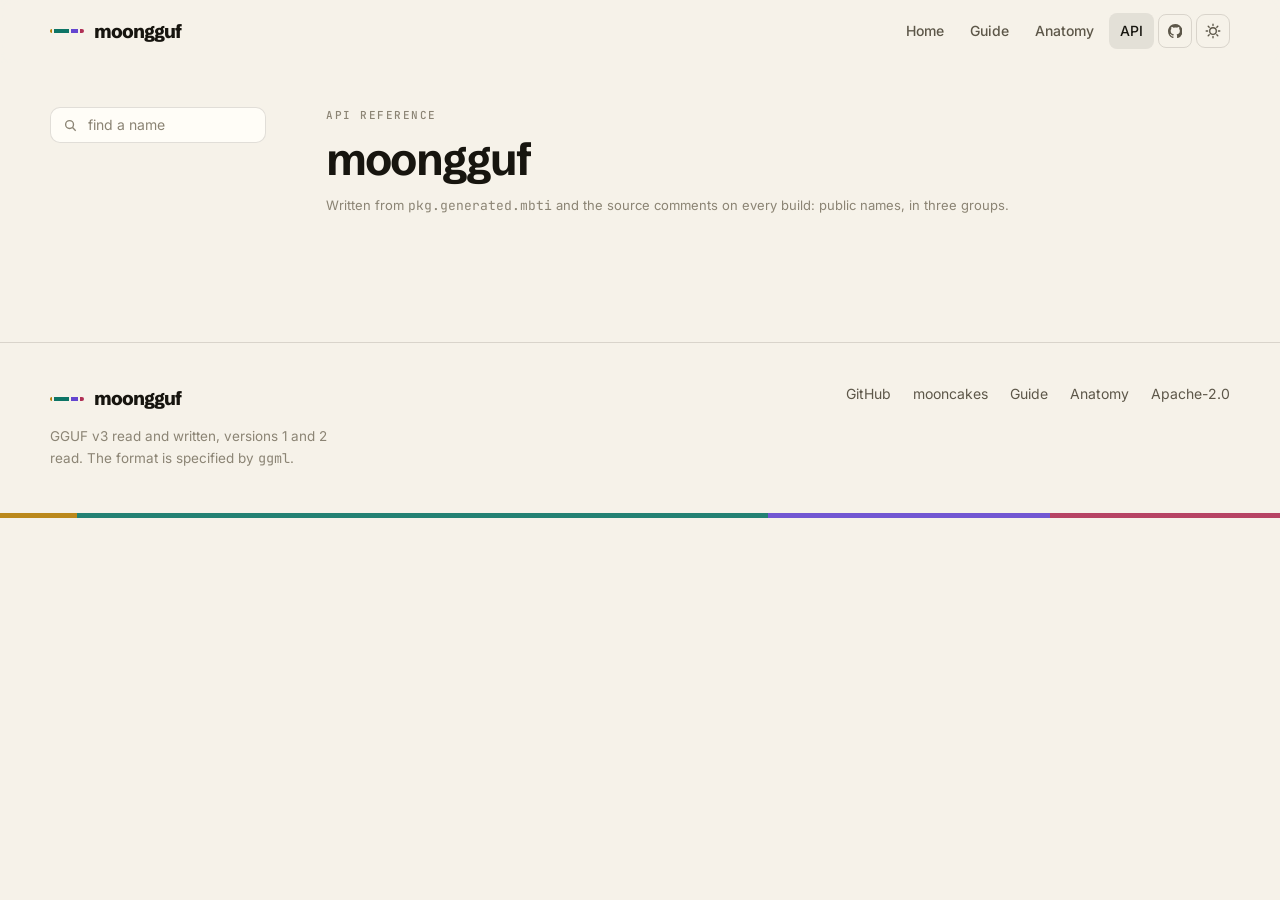
<file: docs/api.template.html>
<!DOCTYPE html>
<html lang="en">
  <head>
    <meta charset="utf-8" />
    <meta name="viewport" content="width=device-width, initial-scale=1" />
    <title>API reference — moongguf</title>
    <meta
      name="description"
      content="Every public type, function and value in moongguf, with the signature as the compiler sees it and the comment as the source writes it."
    />
    <link rel="icon" href="assets/favicon.svg" type="image/svg+xml" />
    <link rel="preconnect" href="https://fonts.googleapis.com" />
    <link rel="preconnect" href="https://fonts.gstatic.com" crossorigin />
    <link
      href="https://fonts.googleapis.com/css2?family=Inter:wght@400;500;600&family=JetBrains+Mono:wght@400;500&family=Schibsted+Grotesk:wght@400..900&display=swap"
      rel="stylesheet"
    />
    <link rel="stylesheet" href="assets/site.css" />
    <script src="assets/theme.js"></script>
  </head>
  <body>
    <header class="topbar">
      <div class="wrap">
        <a class="brand" href="./" aria-label="moongguf, home">
          <span class="brand-bars" aria-hidden="true"><i></i><i></i><i></i><i></i></span>
          <span class="brand-name">moongguf</span>
        </a>
        <nav class="nav" aria-label="Sections">
          <a href="./">Home</a>
          <a href="guide.html">Guide</a>
          <a href="anatomy.html" class="hide-sm">Anatomy</a>
          <a href="api.html" aria-current="page">API</a>
          <a
            class="icon-button"
            href="https://github.com/moonbitstack/moongguf"
            aria-label="Source on GitHub"
            title="Source on GitHub"
          >
            <svg class="i-mark" viewBox="0 0 16 16" fill="currentColor" aria-hidden="true">
              <path
                d="M8 0C3.58 0 0 3.58 0 8c0 3.54 2.29 6.53 5.47 7.59.4.07.55-.17.55-.38 0-.19-.01-.82-.01-1.49-2.01.37-2.53-.49-2.69-.94-.09-.23-.48-.94-.82-1.13-.28-.15-.68-.52-.01-.53.63-.01 1.08.58 1.23.82.72 1.21 1.87.87 2.33.66.07-.52.28-.87.51-1.07-1.78-.2-3.64-.89-3.64-3.95 0-.87.31-1.59.82-2.15-.08-.2-.36-1.02.08-2.12 0 0 .67-.21 2.2.82a7.4 7.4 0 0 1 2-.27c.68 0 1.36.09 2 .27 1.53-1.04 2.2-.82 2.2-.82.44 1.1.16 1.92.08 2.12.51.56.82 1.27.82 2.15 0 3.07-1.87 3.75-3.65 3.95.29.25.54.73.54 1.48 0 1.07-.01 1.93-.01 2.2 0 .21.15.46.55.38A8.01 8.01 0 0 0 16 8c0-4.42-3.58-8-8-8Z"
              />
            </svg>
          </a>
          <button class="icon-button theme-toggle" type="button" aria-label="Switch theme">
            <svg class="sun" viewBox="0 0 16 16" fill="none" stroke="currentColor" stroke-width="1.35" stroke-linecap="round" aria-hidden="true">
              <circle cx="8" cy="8" r="3.3" />
              <path d="M8 1.2v1.4M8 13.4v1.4M1.2 8h1.4M13.4 8h1.4M3.2 3.2l1 1M11.8 11.8l1 1M12.8 3.2l-1 1M4.2 11.8l-1 1" />
            </svg>
            <svg class="moon" viewBox="0 0 16 16" fill="none" stroke="currentColor" stroke-width="1.35" stroke-linejoin="round" aria-hidden="true">
              <path d="M13.4 9.8A5.6 5.6 0 0 1 6.2 2.6a5.6 5.6 0 1 0 7.2 7.2Z" />
            </svg>
          </button>
        </nav>
      </div>
    </header>

    <main class="wrap">
      <div class="api">
        <aside class="api-nav scroll" aria-label="Everything on this page">
          <label class="field">
            <svg class="i-search" viewBox="0 0 16 16" fill="none" stroke="currentColor" stroke-width="1.5" aria-hidden="true">
              <circle cx="7" cy="7" r="4.2" />
              <path d="m10.2 10.2 3.3 3.3" />
            </svg>
            <input
              type="search"
              placeholder="find a name"
              aria-label="Search the reference"
              data-filter
            />
          </label>
          <ol>
            <!-- nav -->
          </ol>
        </aside>

        <div class="api-body">
          <header class="api-intro">
            <p class="eyebrow">API reference</p>
            <h1 style="font-size: clamp(2rem, 1.6rem + 1.8vw, 2.8rem); margin-top: 12px; letter-spacing: -0.04em">
              moongguf
            </h1>
            <!-- intro -->
            <p style="margin-top: 12px; font-size: 13px; color: var(--ink-3)">
              Written from <code>pkg.generated.mbti</code> and the source comments
              on every build: <!-- count --> public names, in three groups.
            </p>
          </header>
          <!-- body -->
        </div>
      </div>
    </main>

    <footer class="footer">
      <div class="wrap">
        <div>
          <a class="brand" href="./" aria-label="moongguf, home">
            <span class="brand-bars" aria-hidden="true"><i></i><i></i><i></i><i></i></span>
            <span class="brand-name">moongguf</span>
          </a>
          <p class="footer-note" style="margin-top: 12px">
            GGUF v3 read and written, versions 1 and 2 read. The format is
            <a href="https://github.com/ggml-org/ggml/blob/master/docs/gguf.md">specified</a>
            by <code>ggml</code>.
          </p>
        </div>
        <nav class="footer-links" aria-label="Elsewhere">
          <a href="https://github.com/moonbitstack/moongguf">GitHub</a>
          <a href="https://mooncakes.io/docs/moonbitstack/moongguf">mooncakes</a>
          <a href="guide.html">Guide</a>
          <a href="anatomy.html">Anatomy</a>
          <a href="https://github.com/moonbitstack/moongguf/blob/master/LICENSE">Apache-2.0</a>
        </nav>
      </div>
    </footer>

    <script src="assets/page.js"></script>
    <script src="assets/code.js"></script>
  </body>
</html>
</file>
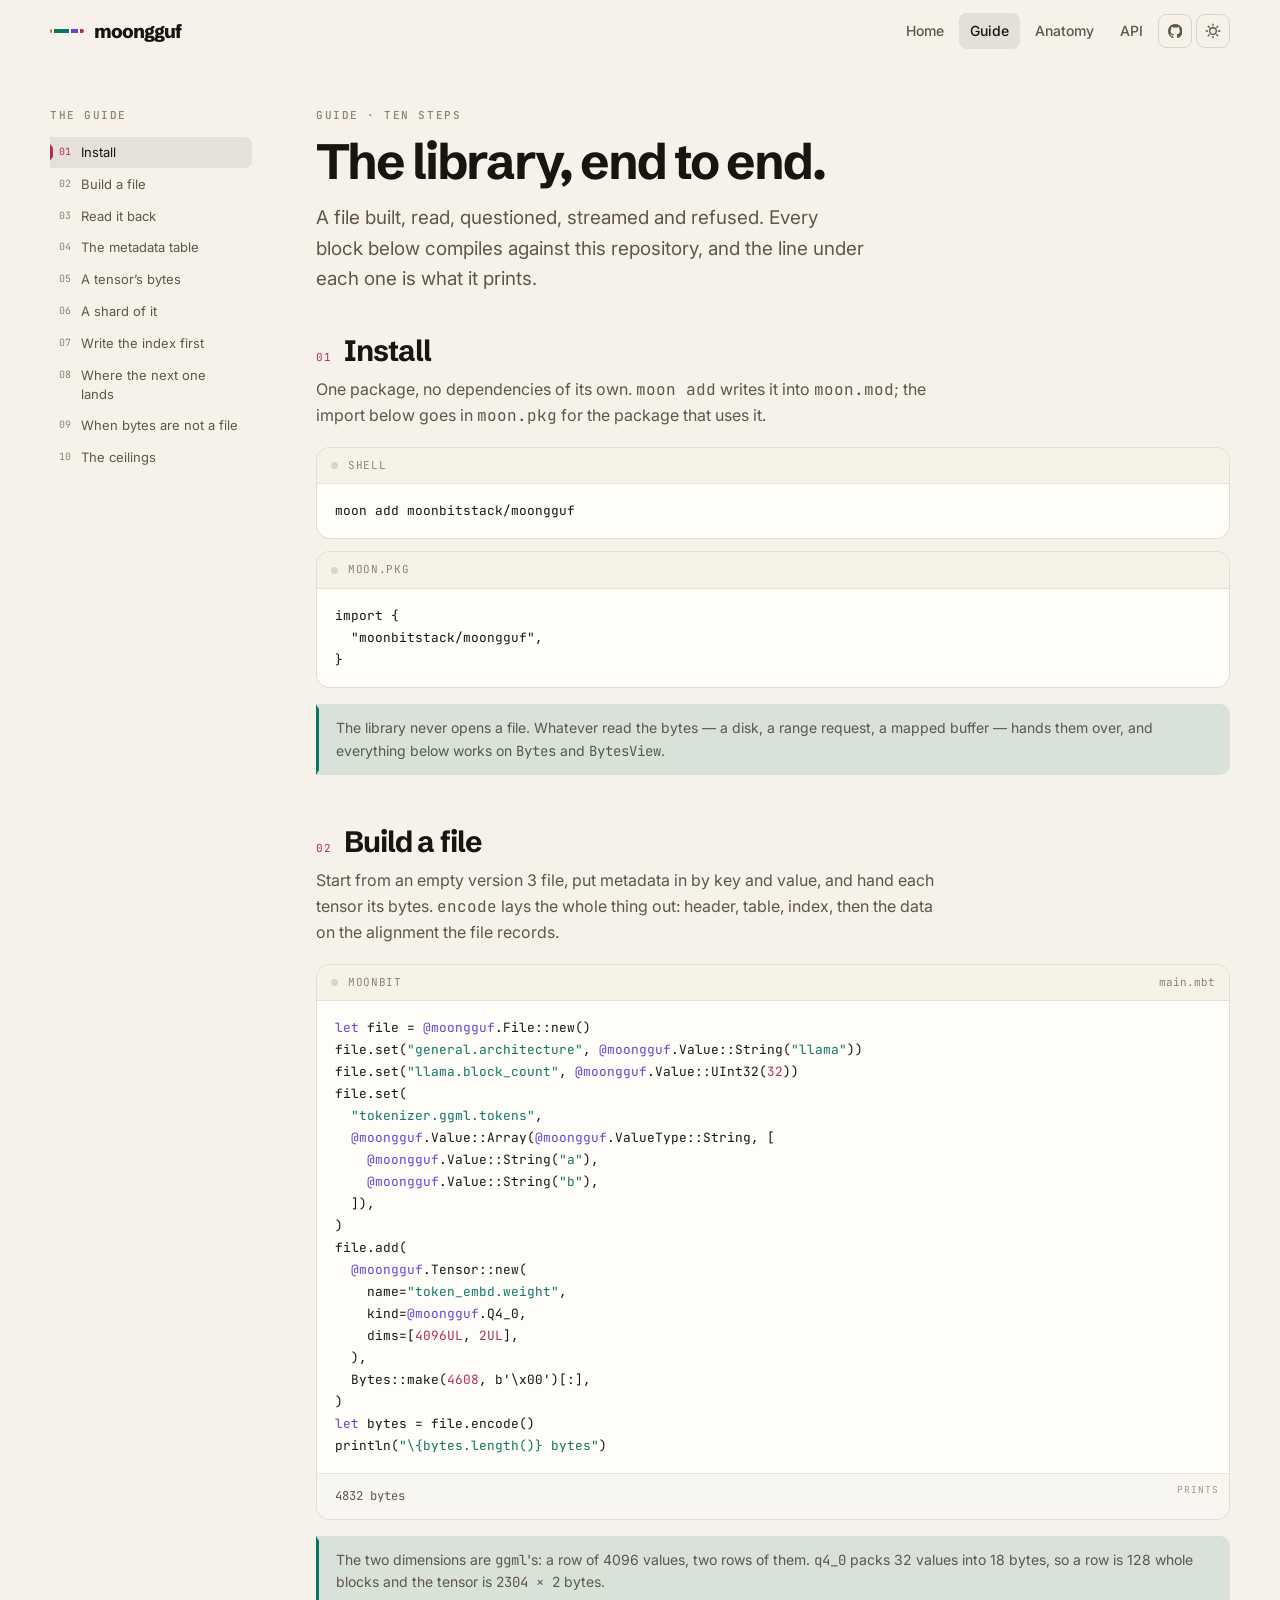
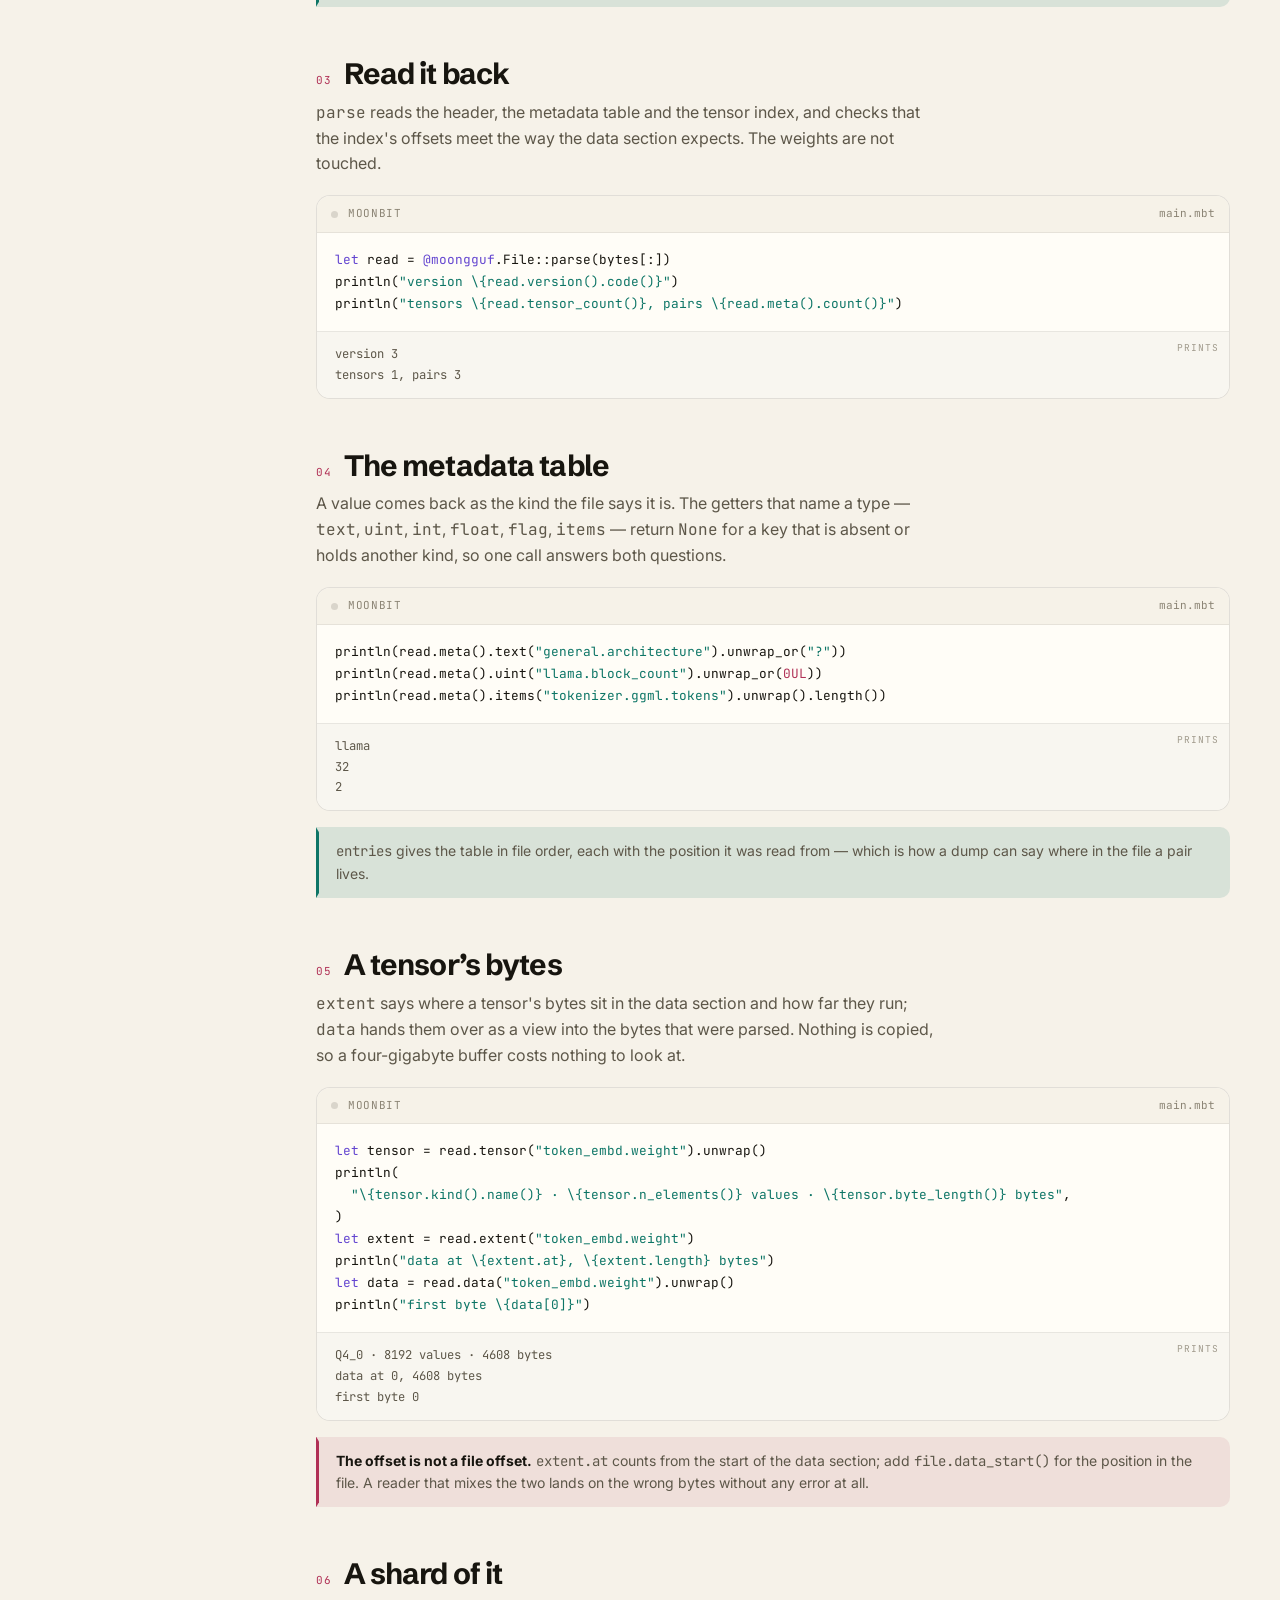
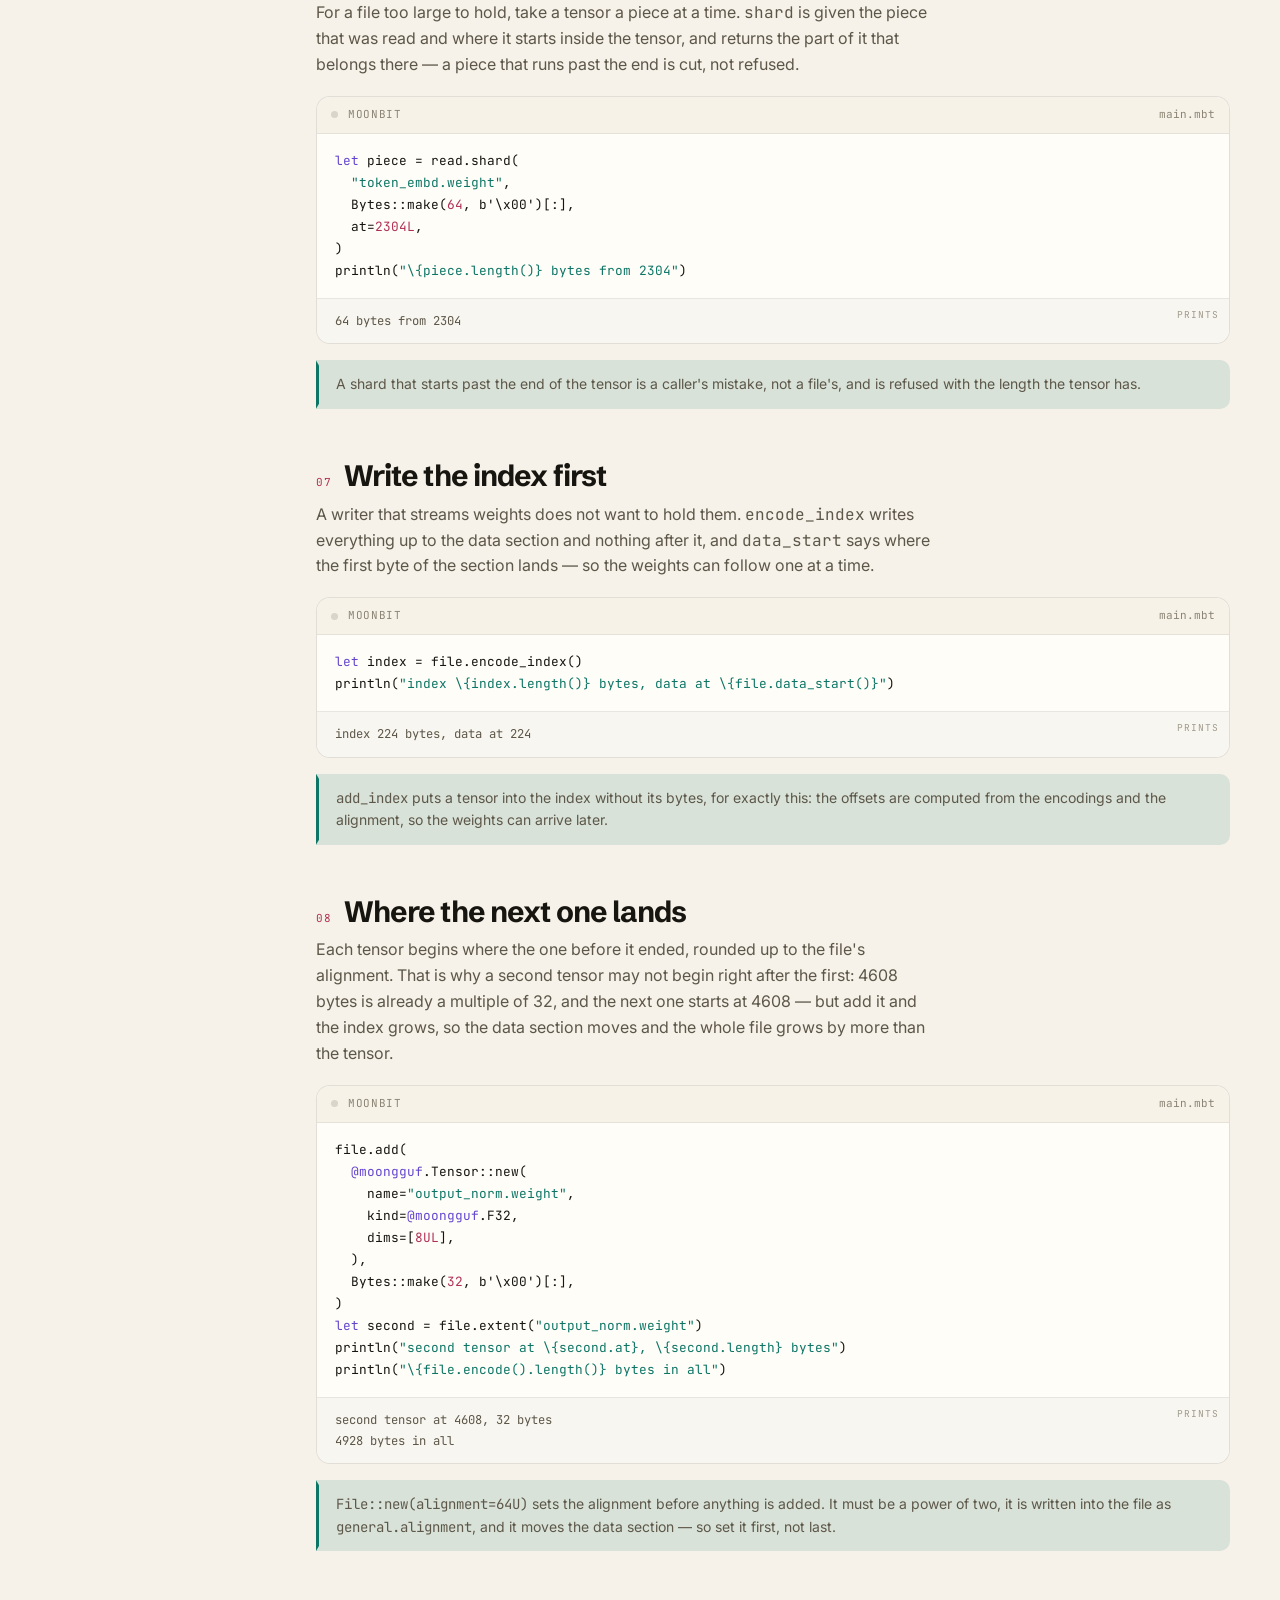
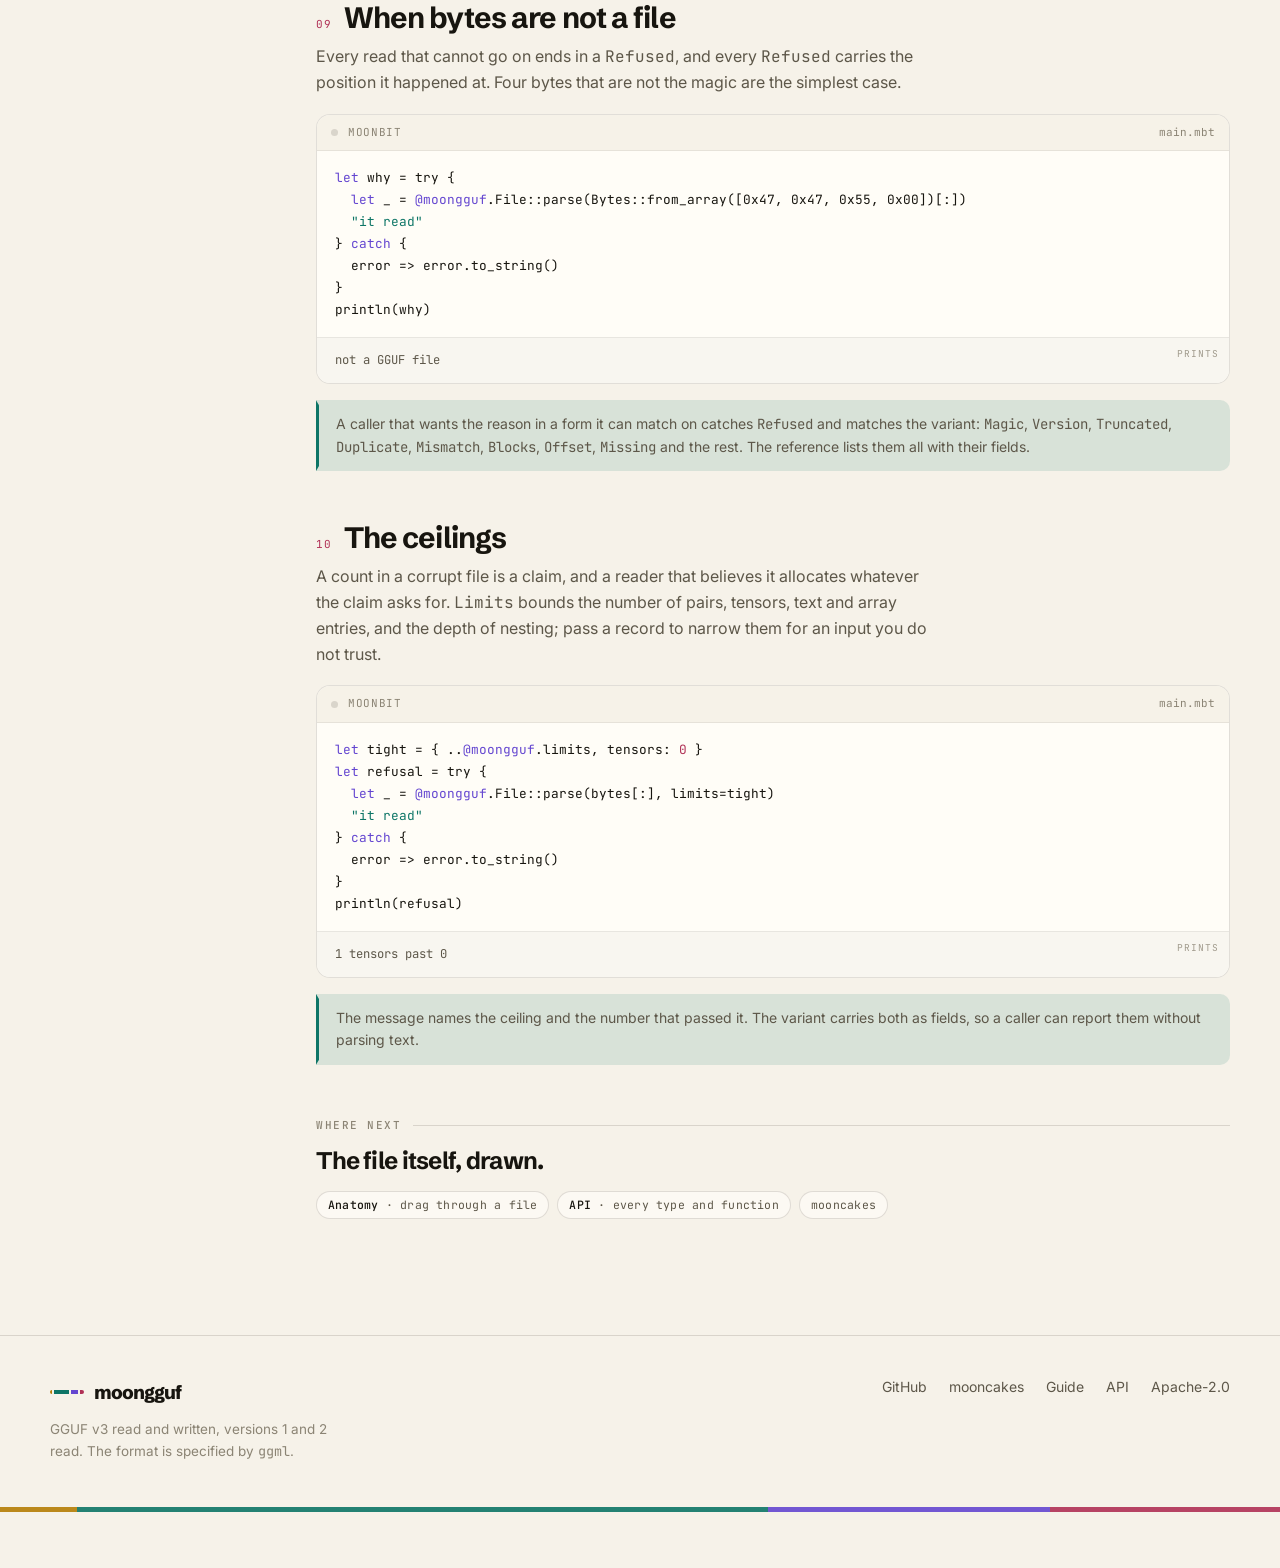
<file: docs/guide.html>
<!DOCTYPE html>
<html lang="en">
  <head>
    <meta charset="utf-8" />
    <meta name="viewport" content="width=device-width, initial-scale=1" />
    <title>The guide — moongguf</title>
    <meta
      name="description"
      content="A GGUF file built, read, questioned, streamed and refused: the whole moongguf library in ten steps, with the output of each run."
    />
    <link rel="icon" href="assets/favicon.svg" type="image/svg+xml" />
    <link rel="preconnect" href="https://fonts.googleapis.com" />
    <link rel="preconnect" href="https://fonts.gstatic.com" crossorigin />
    <link
      href="https://fonts.googleapis.com/css2?family=Inter:wght@400;500;600&family=JetBrains+Mono:wght@400;500&family=Schibsted+Grotesk:wght@400..900&display=swap"
      rel="stylesheet"
    />
    <link rel="stylesheet" href="assets/site.css" />
    <script src="assets/theme.js"></script>
  </head>
  <body>
    <header class="topbar">
      <div class="wrap">
        <a class="brand" href="./" aria-label="moongguf, home">
          <span class="brand-bars" aria-hidden="true"><i></i><i></i><i></i><i></i></span>
          <span class="brand-name">moongguf</span>
        </a>
        <nav class="nav" aria-label="Sections">
          <a href="./">Home</a>
          <a href="guide.html" aria-current="page">Guide</a>
          <a href="anatomy.html" class="hide-sm">Anatomy</a>
          <a href="api.html">API</a>
          <a
            class="icon-button"
            href="https://github.com/moonbitstack/moongguf"
            aria-label="Source on GitHub"
            title="Source on GitHub"
          >
            <svg class="i-mark" viewBox="0 0 16 16" fill="currentColor" aria-hidden="true">
              <path
                d="M8 0C3.58 0 0 3.58 0 8c0 3.54 2.29 6.53 5.47 7.59.4.07.55-.17.55-.38 0-.19-.01-.82-.01-1.49-2.01.37-2.53-.49-2.69-.94-.09-.23-.48-.94-.82-1.13-.28-.15-.68-.52-.01-.53.63-.01 1.08.58 1.23.82.72 1.21 1.87.87 2.33.66.07-.52.28-.87.51-1.07-1.78-.2-3.64-.89-3.64-3.95 0-.87.31-1.59.82-2.15-.08-.2-.36-1.02.08-2.12 0 0 .67-.21 2.2.82a7.4 7.4 0 0 1 2-.27c.68 0 1.36.09 2 .27 1.53-1.04 2.2-.82 2.2-.82.44 1.1.16 1.92.08 2.12.51.56.82 1.27.82 2.15 0 3.07-1.87 3.75-3.65 3.95.29.25.54.73.54 1.48 0 1.07-.01 1.93-.01 2.2 0 .21.15.46.55.38A8.01 8.01 0 0 0 16 8c0-4.42-3.58-8-8-8Z"
              />
            </svg>
          </a>
          <button class="icon-button theme-toggle" type="button" aria-label="Switch theme">
            <svg class="sun" viewBox="0 0 16 16" fill="none" stroke="currentColor" stroke-width="1.35" stroke-linecap="round" aria-hidden="true">
              <circle cx="8" cy="8" r="3.3" />
              <path d="M8 1.2v1.4M8 13.4v1.4M1.2 8h1.4M13.4 8h1.4M3.2 3.2l1 1M11.8 11.8l1 1M12.8 3.2l-1 1M4.2 11.8l-1 1" />
            </svg>
            <svg class="moon" viewBox="0 0 16 16" fill="none" stroke="currentColor" stroke-width="1.35" stroke-linejoin="round" aria-hidden="true">
              <path d="M13.4 9.8A5.6 5.6 0 0 1 6.2 2.6a5.6 5.6 0 1 0 7.2 7.2Z" />
            </svg>
          </button>
        </nav>
      </div>
    </header>

    <main class="wrap">
      <div class="guide" style="padding-bottom: 20px">
        <aside class="toc scroll" aria-label="Steps">
          <span class="eyebrow">The guide</span>
          <ol>
            <li><a href="#install">Install</a></li>
            <li><a href="#build">Build a file</a></li>
            <li><a href="#read">Read it back</a></li>
            <li><a href="#metadata">The metadata table</a></li>
            <li><a href="#tensor">A tensor’s bytes</a></li>
            <li><a href="#shard">A shard of it</a></li>
            <li><a href="#index">Write the index first</a></li>
            <li><a href="#align">Where the next one lands</a></li>
            <li><a href="#refusals">When bytes are not a file</a></li>
            <li><a href="#ceilings">The ceilings</a></li>
          </ol>
        </aside>

        <div>
          <header style="margin-bottom: 42px">
            <p class="eyebrow">Guide · ten steps</p>
            <h1 style="font-size: clamp(2.1rem, 1.6rem + 2.2vw, 3.1rem); margin-top: 12px; letter-spacing: -0.04em">
              The library, end to end.
            </h1>
            <p class="lede" style="margin-top: 16px">
              A file built, read, questioned, streamed and refused. Every block below
              compiles against this repository, and the line under each one is what it
              prints.
            </p>
          </header>

          <section class="step" id="install" data-track>
            <div class="step-head"><span class="step-num">01</span><h2>Install</h2></div>
            <div class="prose">
              <p>
                One package, no dependencies of its own. <code>moon add</code> writes it
                into <code>moon.mod</code>; the import below goes in <code>moon.pkg</code>
                for the package that uses it.
              </p>
            </div>
            <div class="code-card">
              <div class="code-head"><span class="dot"></span><span class="label">shell</span></div>
              <pre class="scroll" data-lang="sh" data-nocheck><code>moon add moonbitstack/moongguf</code></pre>
            </div>
            <div class="code-card" style="margin-top: 12px">
              <div class="code-head"><span class="dot"></span><span class="label">moon.pkg</span></div>
              <pre class="scroll" data-lang="config"><code>import {
  "moonbitstack/moongguf",
}</code></pre>
            </div>
            <div class="note" style="margin-top: 16px">
              The library never opens a file. Whatever read the bytes — a disk, a range
              request, a mapped buffer — hands them over, and everything below works on
              <code>Bytes</code> and <code>BytesView</code>.
            </div>
          </section>

          <section class="step" id="build" data-track>
            <div class="step-head"><span class="step-num">02</span><h2>Build a file</h2></div>
            <div class="prose">
              <p>
                Start from an empty version 3 file, put metadata in by key and value, and
                hand each tensor its bytes. <code>encode</code> lays the whole thing out:
                header, table, index, then the data on the alignment the file records.
              </p>
            </div>
            <div class="code-card">
              <div class="code-head"><span class="dot"></span><span class="label">moonbit</span><span class="path">main.mbt</span></div>
              <pre class="scroll" data-lang="mbt"><code>let file = @moongguf.File::new()
file.set("general.architecture", @moongguf.Value::String("llama"))
file.set("llama.block_count", @moongguf.Value::UInt32(32))
file.set(
  "tokenizer.ggml.tokens",
  @moongguf.Value::Array(@moongguf.ValueType::String, [
    @moongguf.Value::String("a"),
    @moongguf.Value::String("b"),
  ]),
)
file.add(
  @moongguf.Tensor::new(
    name="token_embd.weight",
    kind=@moongguf.Q4_0,
    dims=[4096UL, 2UL],
  ),
  Bytes::make(4608, b'\x00')[:],
)
let bytes = file.encode()
println("\{bytes.length()} bytes")</code></pre>
              <div class="out">4832 bytes</div>
            </div>
            <div class="note" style="margin-top: 16px">
              The two dimensions are <code>ggml</code>'s: a row of 4096 values, two rows
              of them. <code>q4_0</code> packs 32 values into 18 bytes, so a row is 128
              whole blocks and the tensor is <code>2304 × 2</code> bytes.
            </div>
          </section>

          <section class="step" id="read" data-track>
            <div class="step-head"><span class="step-num">03</span><h2>Read it back</h2></div>
            <div class="prose">
              <p>
                <code>parse</code> reads the header, the metadata table and the tensor
                index, and checks that the index's offsets meet the way the data section
                expects. The weights are not touched.
              </p>
            </div>
            <div class="code-card">
              <div class="code-head"><span class="dot"></span><span class="label">moonbit</span><span class="path">main.mbt</span></div>
              <pre class="scroll" data-lang="mbt"><code>let read = @moongguf.File::parse(bytes[:])
println("version \{read.version().code()}")
println("tensors \{read.tensor_count()}, pairs \{read.meta().count()}")</code></pre>
              <div class="out">version 3
tensors 1, pairs 3</div>
            </div>
          </section>

          <section class="step" id="metadata" data-track>
            <div class="step-head"><span class="step-num">04</span><h2>The metadata table</h2></div>
            <div class="prose">
              <p>
                A value comes back as the kind the file says it is. The getters that name
                a type — <code>text</code>, <code>uint</code>, <code>int</code>,
                <code>float</code>, <code>flag</code>, <code>items</code> — return
                <code>None</code> for a key that is absent or holds another kind, so one
                call answers both questions.
              </p>
            </div>
            <div class="code-card">
              <div class="code-head"><span class="dot"></span><span class="label">moonbit</span><span class="path">main.mbt</span></div>
              <pre class="scroll" data-lang="mbt"><code>println(read.meta().text("general.architecture").unwrap_or("?"))
println(read.meta().uint("llama.block_count").unwrap_or(0UL))
println(read.meta().items("tokenizer.ggml.tokens").unwrap().length())</code></pre>
              <div class="out">llama
32
2</div>
            </div>
            <div class="note" style="margin-top: 16px">
              <code>entries</code> gives the table in file order, each with the position
              it was read from — which is how a dump can say where in the file a pair
              lives.
            </div>
          </section>

          <section class="step" id="tensor" data-track>
            <div class="step-head"><span class="step-num">05</span><h2>A tensor’s bytes</h2></div>
            <div class="prose">
              <p>
                <code>extent</code> says where a tensor's bytes sit in the data section
                and how far they run; <code>data</code> hands them over as a view into
                the bytes that were parsed. Nothing is copied, so a four-gigabyte buffer
                costs nothing to look at.
              </p>
            </div>
            <div class="code-card">
              <div class="code-head"><span class="dot"></span><span class="label">moonbit</span><span class="path">main.mbt</span></div>
              <pre class="scroll" data-lang="mbt"><code>let tensor = read.tensor("token_embd.weight").unwrap()
println(
  "\{tensor.kind().name()} · \{tensor.n_elements()} values · \{tensor.byte_length()} bytes",
)
let extent = read.extent("token_embd.weight")
println("data at \{extent.at}, \{extent.length} bytes")
let data = read.data("token_embd.weight").unwrap()
println("first byte \{data[0]}")</code></pre>
              <div class="out">Q4_0 · 8192 values · 4608 bytes
data at 0, 4608 bytes
first byte 0</div>
            </div>
            <div class="note warn" style="margin-top: 16px">
              <b>The offset is not a file offset.</b> <code>extent.at</code> counts from
              the start of the data section; add <code>file.data_start()</code> for the
              position in the file. A reader that mixes the two lands on the wrong bytes
              without any error at all.
            </div>
          </section>

          <section class="step" id="shard" data-track>
            <div class="step-head"><span class="step-num">06</span><h2>A shard of it</h2></div>
            <div class="prose">
              <p>
                For a file too large to hold, take a tensor a piece at a time.
                <code>shard</code> is given the piece that was read and where it starts
                inside the tensor, and returns the part of it that belongs there — a piece
                that runs past the end is cut, not refused.
              </p>
            </div>
            <div class="code-card">
              <div class="code-head"><span class="dot"></span><span class="label">moonbit</span><span class="path">main.mbt</span></div>
              <pre class="scroll" data-lang="mbt"><code>let piece = read.shard(
  "token_embd.weight",
  Bytes::make(64, b'\x00')[:],
  at=2304L,
)
println("\{piece.length()} bytes from 2304")</code></pre>
              <div class="out">64 bytes from 2304</div>
            </div>
            <div class="note" style="margin-top: 16px">
              A shard that starts past the end of the tensor is a caller's mistake, not a
              file's, and is refused with the length the tensor has.
            </div>
          </section>

          <section class="step" id="index" data-track>
            <div class="step-head"><span class="step-num">07</span><h2>Write the index first</h2></div>
            <div class="prose">
              <p>
                A writer that streams weights does not want to hold them.
                <code>encode_index</code> writes everything up to the data section and
                nothing after it, and <code>data_start</code> says where the first byte of
                the section lands — so the weights can follow one at a time.
              </p>
            </div>
            <div class="code-card">
              <div class="code-head"><span class="dot"></span><span class="label">moonbit</span><span class="path">main.mbt</span></div>
              <pre class="scroll" data-lang="mbt"><code>let index = file.encode_index()
println("index \{index.length()} bytes, data at \{file.data_start()}")</code></pre>
              <div class="out">index 224 bytes, data at 224</div>
            </div>
            <div class="note" style="margin-top: 16px">
              <code>add_index</code> puts a tensor into the index without its bytes, for
              exactly this: the offsets are computed from the encodings and the
              alignment, so the weights can arrive later.
            </div>
          </section>

          <section class="step" id="align" data-track>
            <div class="step-head"><span class="step-num">08</span><h2>Where the next one lands</h2></div>
            <div class="prose">
              <p>
                Each tensor begins where the one before it ended, rounded up to the
                file's alignment. That is why a second tensor may not begin right after
                the first: 4608 bytes is already a multiple of 32, and the next one starts
                at 4608 — but add it and the index grows, so the data section moves and the
                whole file grows by more than the tensor.
              </p>
            </div>
            <div class="code-card">
              <div class="code-head"><span class="dot"></span><span class="label">moonbit</span><span class="path">main.mbt</span></div>
              <pre class="scroll" data-lang="mbt"><code>file.add(
  @moongguf.Tensor::new(
    name="output_norm.weight",
    kind=@moongguf.F32,
    dims=[8UL],
  ),
  Bytes::make(32, b'\x00')[:],
)
let second = file.extent("output_norm.weight")
println("second tensor at \{second.at}, \{second.length} bytes")
println("\{file.encode().length()} bytes in all")</code></pre>
              <div class="out">second tensor at 4608, 32 bytes
4928 bytes in all</div>
            </div>
            <div class="note" style="margin-top: 16px">
              <code>File::new(alignment=64U)</code> sets the alignment before anything is
              added. It must be a power of two, it is written into the file as
              <code>general.alignment</code>, and it moves the data section — so set it
              first, not last.
            </div>
          </section>

          <section class="step" id="refusals" data-track>
            <div class="step-head"><span class="step-num">09</span><h2>When bytes are not a file</h2></div>
            <div class="prose">
              <p>
                Every read that cannot go on ends in a <code>Refused</code>, and every
                <code>Refused</code> carries the position it happened at. Four bytes that
                are not the magic are the simplest case.
              </p>
            </div>
            <div class="code-card">
              <div class="code-head"><span class="dot"></span><span class="label">moonbit</span><span class="path">main.mbt</span></div>
              <pre class="scroll" data-lang="mbt"><code>let why = try {
  let _ = @moongguf.File::parse(Bytes::from_array([0x47, 0x47, 0x55, 0x00])[:])
  "it read"
} catch {
  error => error.to_string()
}
println(why)</code></pre>
              <div class="out">not a GGUF file</div>
            </div>
            <div class="note" style="margin-top: 16px">
              A caller that wants the reason in a form it can match on catches
              <code>Refused</code> and matches the variant: <code>Magic</code>,
              <code>Version</code>, <code>Truncated</code>, <code>Duplicate</code>,
              <code>Mismatch</code>, <code>Blocks</code>, <code>Offset</code>,
              <code>Missing</code> and the rest. The <a href="api.html">reference</a> lists
              them all with their fields.
            </div>
          </section>

          <section class="step" id="ceilings" data-track>
            <div class="step-head"><span class="step-num">10</span><h2>The ceilings</h2></div>
            <div class="prose">
              <p>
                A count in a corrupt file is a claim, and a reader that believes it
                allocates whatever the claim asks for. <code>Limits</code> bounds the
                number of pairs, tensors, text and array entries, and the depth of
                nesting; pass a record to narrow them for an input you do not trust.
              </p>
            </div>
            <div class="code-card">
              <div class="code-head"><span class="dot"></span><span class="label">moonbit</span><span class="path">main.mbt</span></div>
              <pre class="scroll" data-lang="mbt"><code>let tight = { ..@moongguf.limits, tensors: 0 }
let refusal = try {
  let _ = @moongguf.File::parse(bytes[:], limits=tight)
  "it read"
} catch {
  error => error.to_string()
}
println(refusal)</code></pre>
              <div class="out">1 tensors past 0</div>
            </div>
            <div class="note" style="margin-top: 16px">
              The message names the ceiling and the number that passed it. The variant
              carries both as fields, so a caller can report them without parsing text.
            </div>
          </section>

          <section class="step" style="padding-bottom: 0">
            <div class="section-head" style="margin-bottom: 18px">
              <div class="kicker"><span class="eyebrow">Where next</span></div>
              <h2 style="font-size: 1.5rem">The file itself, drawn.</h2>
            </div>
            <div class="chips">
              <a class="chip" href="anatomy.html"><b>Anatomy</b> · drag through a file</a>
              <a class="chip" href="api.html"><b>API</b> · every type and function</a>
              <a class="chip" href="https://mooncakes.io/docs/moonbitstack/moongguf">mooncakes</a>
            </div>
          </section>
        </div>
      </div>
    </main>

    <footer class="footer">
      <div class="wrap">
        <div>
          <a class="brand" href="./" aria-label="moongguf, home">
            <span class="brand-bars" aria-hidden="true"><i></i><i></i><i></i><i></i></span>
            <span class="brand-name">moongguf</span>
          </a>
          <p class="footer-note" style="margin-top: 12px">
            GGUF v3 read and written, versions 1 and 2 read. The format is
            <a href="https://github.com/ggml-org/ggml/blob/master/docs/gguf.md">specified</a>
            by <code>ggml</code>.
          </p>
        </div>
        <nav class="footer-links" aria-label="Elsewhere">
          <a href="https://github.com/moonbitstack/moongguf">GitHub</a>
          <a href="https://mooncakes.io/docs/moonbitstack/moongguf">mooncakes</a>
          <a href="guide.html">Guide</a>
          <a href="api.html">API</a>
          <a href="https://github.com/moonbitstack/moongguf/blob/master/LICENSE">Apache-2.0</a>
        </nav>
      </div>
    </footer>

    <script src="assets/page.js"></script>
    <script src="assets/code.js"></script>
  </body>
</html>
</file>
<file: docs/assets/site.css>
/* moongguf — a specimen sheet for a binary file.
   One stylesheet for all pages: tokens, then the page-level pieces, then the
   widgets each page adds. */

:root {
  color-scheme: light;

  --paper: #f6f2e9;
  --card: #fffdf7;
  --sunken: #efe9dc;
  --ink: #17150f;
  --ink-2: #5d5749;
  --ink-3: #8b8474;
  --line: color-mix(in srgb, var(--ink) 13%, transparent);
  --line-soft: color-mix(in srgb, var(--ink) 7%, transparent);
  --highlight: #ffd84d;
  --swipe: color-mix(in srgb, var(--highlight) 92%, transparent);

  /* One colour per part of the file, kept everywhere those parts are named. */
  --head: #b57d05;
  --meta: #0d7566;
  --index: #6446d0;
  --data: #b03055;

  --head-wash: color-mix(in srgb, var(--head) 14%, var(--paper));
  --meta-wash: color-mix(in srgb, var(--meta) 13%, var(--paper));
  --index-wash: color-mix(in srgb, var(--index) 13%, var(--paper));
  --data-wash: color-mix(in srgb, var(--data) 12%, var(--paper));

  --shadow: 0 1px 0 color-mix(in srgb, var(--ink) 5%, transparent),
    0 18px 40px -28px color-mix(in srgb, var(--ink) 45%);
  --shadow-lift: 0 2px 2px color-mix(in srgb, var(--ink) 4%, transparent),
    0 26px 44px -26px color-mix(in srgb, var(--ink) 40%);

  --sans: "Inter", ui-sans-serif, system-ui, -apple-system, "Segoe UI", sans-serif;
  --display: "Schibsted Grotesk", "Inter", ui-sans-serif, system-ui, sans-serif;
  --mono: "JetBrains Mono", ui-monospace, SFMono-Regular, Menlo, Consolas, monospace;

  /* Apple's move: damping 1, response 0.4 — no overshoot, no lag. */
  --spring: linear(
    0, 0.0033 1.4%, 0.0126 2.8%, 0.0488 5.6%, 0.0972 8.4%, 0.2088 14.1%,
    0.3892 21.6%, 0.5693 28.9%, 0.7365 36.2%, 0.8679 43.4%, 0.9552 50.4%,
    1.0027 56.4%, 1.0225 63.3%, 1.0141 73.4%, 1.0013 84.9%, 1
  );
  /* A little bounce, for something thrown rather than moved. */
  --spring-snap: linear(
    0, 0.006 1.2%, 0.0238 2.4%, 0.0905 4.8%, 0.1986 7.4%, 0.4242 12.9%,
    0.6296 17.9%, 0.79 22.9%, 0.9053 28%, 0.9735 33.4%, 1.0072 39%,
    1.0147 46%, 1.0049 58%, 1.0002 72%, 1
  );
}

:root[data-theme="dark"] {
  color-scheme: dark;

  --paper: #131210;
  --card: #1b1a16;
  --sunken: #100f0d;
  --ink: #f3eee2;
  --ink-2: #b3ab99;
  --ink-3: #857e6f;
  --line: color-mix(in srgb, var(--ink) 16%, transparent);
  --line-soft: color-mix(in srgb, var(--ink) 9%, transparent);

  --head: #e5b23f;
  --meta: #4ec3ae;
  --index: #a58cf5;
  --data: #f07a9c;
  --swipe: color-mix(in srgb, var(--highlight) 62%, transparent);

  --head-wash: color-mix(in srgb, var(--head) 16%, var(--paper));
  --meta-wash: color-mix(in srgb, var(--meta) 15%, var(--paper));
  --index-wash: color-mix(in srgb, var(--index) 16%, var(--paper));
  --data-wash: color-mix(in srgb, var(--data) 15%, var(--paper));

  --shadow: 0 1px 0 #0006, 0 18px 40px -28px #000;
  --shadow-lift: 0 2px 2px #0004, 0 26px 44px -24px #000;
}

@media (prefers-color-scheme: dark) {
  :root:not([data-theme="light"]) {
    color-scheme: dark;

    --paper: #131210;
    --card: #1b1a16;
    --sunken: #100f0d;
    --ink: #f3eee2;
    --ink-2: #b3ab99;
    --ink-3: #857e6f;
    --line: color-mix(in srgb, var(--ink) 16%, transparent);
    --line-soft: color-mix(in srgb, var(--ink) 9%, transparent);

    --head: #e5b23f;
    --meta: #4ec3ae;
    --index: #a58cf5;
    --data: #f07a9c;
    --swipe: color-mix(in srgb, var(--highlight) 62%, transparent);

    --head-wash: color-mix(in srgb, var(--head) 16%, var(--paper));
    --meta-wash: color-mix(in srgb, var(--meta) 15%, var(--paper));
    --index-wash: color-mix(in srgb, var(--index) 16%, var(--paper));
    --data-wash: color-mix(in srgb, var(--data) 15%, var(--paper));

    --shadow: 0 1px 0 #0006, 0 18px 40px -28px #000;
    --shadow-lift: 0 2px 2px #0004, 0 26px 44px -24px #000;
  }
}

*,
*::before,
*::after {
  box-sizing: border-box;
}

html {
  font-variant-ligatures: no-contextual;
  -webkit-text-size-adjust: 100%;
  scroll-behavior: smooth;
  scroll-padding-top: 84px;
}

@media (prefers-reduced-motion: reduce) {
  html {
    scroll-behavior: auto;
  }
}

body {
  margin: 0;
  background: var(--paper);
  color: var(--ink);
  font-family: var(--sans);
  font-size: 16px;
  line-height: 1.62;
  -webkit-font-smoothing: antialiased;
  font-variant-ligatures: no-contextual;
  overflow-wrap: break-word;
}

/* The paper is a specimen sheet: a grid of dots, faint enough to read as
   texture rather than as a table. */
body::before {
  content: "";
  position: fixed;
  inset: 0;
  z-index: -1;
  pointer-events: none;
  background-image: radial-gradient(
    color-mix(in srgb, var(--ink) 26%, transparent) 0.6px,
    transparent 0.6px
  );
  background-size: 22px 22px;
  opacity: 0.18;
}

img,
svg {
  max-width: 100%;
}

button,
input,
textarea,
select {
  font: inherit;
  font-variant-ligatures: no-contextual;
  color: inherit;
  /* No platform chrome: every control on the page is drawn by this sheet. */
  appearance: none;
  -webkit-appearance: none;
}

::selection {
  background: var(--highlight);
  color: #17150f;
}

a {
  color: inherit;
  text-decoration: none;
}

:focus-visible {
  outline: 2px solid var(--ink);
  outline-offset: 3px;
  border-radius: 4px;
}

/* ——— scroll bars ——————————————————————————————————————————————
   The page bar is drawn by the page: its thumb is invisible while the page
   stands at its top, and the lane keeps its width either way, so nothing
   shifts sideways when the thumb appears. The standard properties are only
   ever set inside the branch that has no `::-webkit-scrollbar`, because
   setting them anywhere disables the pseudo-elements in Chromium. */

@supports selector(::-webkit-scrollbar) {
  html::-webkit-scrollbar {
    width: 11px;
    height: 11px;
  }
  html::-webkit-scrollbar-track {
    background: transparent;
  }
  html::-webkit-scrollbar-thumb {
    border-radius: 99px;
    border: 3px solid transparent;
    background-clip: content-box;
    background-color: color-mix(in srgb, var(--ink) 26%, transparent);
  }
  html.at-top::-webkit-scrollbar-thumb {
    background-color: transparent;
  }
  .scroll::-webkit-scrollbar {
    width: 9px;
    height: 9px;
  }
  .scroll::-webkit-scrollbar-track {
    background: transparent;
  }
  .scroll::-webkit-scrollbar-thumb {
    border-radius: 99px;
    border: 2px solid transparent;
    background-clip: content-box;
    background-color: color-mix(in srgb, var(--ink) 14%, transparent);
  }
  .scroll:hover::-webkit-scrollbar-thumb {
    background-color: color-mix(in srgb, var(--ink) 34%, transparent);
  }
  .scroll::-webkit-scrollbar-corner {
    background: transparent;
  }
}

@supports not selector(::-webkit-scrollbar) {
  html {
    scrollbar-width: thin;
    scrollbar-color: color-mix(in srgb, var(--ink) 26%, transparent) transparent;
  }
  html.at-top {
    scrollbar-color: transparent transparent;
  }
  .scroll {
    scrollbar-width: thin;
    scrollbar-color: color-mix(in srgb, var(--ink) 16%, transparent) transparent;
  }
  .scroll:hover {
    scrollbar-color: color-mix(in srgb, var(--ink) 34%, transparent) transparent;
  }
}

/* ——— type ——————————————————————————————————————————————————— */

h1,
h2,
h3,
h4 {
  font-family: var(--display);
  font-weight: 700;
  letter-spacing: -0.032em;
  line-height: 1.02;
  margin: 0;
  text-wrap: balance;
}

p {
  margin: 0 0 1em;
}

p:last-child {
  margin-bottom: 0;
}

code,
.mono {
  font-family: var(--mono);
  font-variant-ligatures: none;
  font-feature-settings: "tnum" 1;
}

kbd {
  font-family: var(--mono);
  font-size: 0.82em;
  padding: 0.1em 0.4em;
  border: 1px solid var(--line);
  border-bottom-width: 2px;
  border-radius: 5px;
  background: var(--card);
}

mark {
  background: linear-gradient(
    transparent 58%,
    color-mix(in srgb, var(--highlight) 72%, transparent) 58% 94%,
    transparent 94%
  );
  color: inherit;
  padding: 0 0.08em;
}

.eyebrow {
  font-family: var(--mono);
  font-size: 11px;
  font-weight: 500;
  letter-spacing: 0.14em;
  text-transform: uppercase;
  color: var(--ink-3);
  user-select: none;
}

.lede {
  font-size: clamp(1.02rem, 0.96rem + 0.3vw, 1.18rem);
  line-height: 1.6;
  color: var(--ink-2);
  max-width: 46ch;
}

.prose p {
  max-width: 62ch;
  color: var(--ink-2);
}

.prose strong {
  color: var(--ink);
  font-weight: 600;
}

.prose a {
  color: var(--ink);
  box-shadow: inset 0 -1px 0 color-mix(in srgb, var(--ink) 45%, transparent);
}

.prose a:hover {
  box-shadow: inset 0 -1px 0 var(--ink);
}

/* ——— shell ——————————————————————————————————————————————————— */

.wrap {
  width: min(1180px, 100% - 48px);
  margin-inline: auto;
}

.topbar {
  position: sticky;
  top: 0;
  z-index: 40;
  border-bottom: 1px solid transparent;
  background: color-mix(in srgb, var(--paper) 82%, transparent);
  backdrop-filter: blur(14px) saturate(1.3);
  -webkit-backdrop-filter: blur(14px) saturate(1.3);
  transition: border-color 0.3s;
}

.topbar.is-stuck {
  border-bottom-color: var(--line);
}

.topbar .wrap {
  display: flex;
  align-items: center;
  gap: 20px;
  height: 62px;
}

.brand {
  display: inline-flex;
  align-items: center;
  gap: 10px;
  flex: none;
}

.brand-name {
  font-family: var(--display);
  font-weight: 800;
  font-size: 19px;
  letter-spacing: -0.05em;
}

.brand-bars {
  display: flex;
  gap: 2px;
  height: 4px;
  width: 34px;
  border-radius: 2px;
  overflow: hidden;
}

.brand-bars i {
  display: block;
  height: 100%;
}

.brand-bars i:nth-child(1) {
  flex: 4;
  background: var(--head);
}
.brand-bars i:nth-child(2) {
  flex: 26;
  background: var(--meta);
}
.brand-bars i:nth-child(3) {
  flex: 12;
  background: var(--index);
}
.brand-bars i:nth-child(4) {
  flex: 8;
  background: var(--data);
}

.nav {
  display: flex;
  align-items: center;
  gap: 4px;
  margin-left: auto;
}

.nav a {
  font-size: 14px;
  font-weight: 500;
  color: var(--ink-2);
  padding: 7px 11px;
  border-radius: 8px;
  transition: color 0.2s, background-color 0.2s;
}

.nav a:hover {
  color: var(--ink);
  background: color-mix(in srgb, var(--ink) 6%, transparent);
}

.nav a[aria-current="page"] {
  color: var(--ink);
  background: color-mix(in srgb, var(--ink) 8%, transparent);
}

/* The nav's link padding must not reach the icon buttons: it narrows the box
   and the glyph inside it. */
.nav .icon-button {
  padding: 0;
}

.icon-button {
  display: inline-grid;
  place-items: center;
  width: 34px;
  height: 34px;
  border: 1px solid var(--line);
  border-radius: 9px;
  background: transparent;
  color: var(--ink-2);
  cursor: pointer;
  padding: 0;
  transition: color 0.2s, border-color 0.2s, background-color 0.2s;
}

.icon-button:hover {
  color: var(--ink);
  border-color: color-mix(in srgb, var(--ink) 30%, transparent);
}

.icon-button svg {
  width: 16px;
  height: 16px;
  display: block;
  flex: none;
}

/* A filled mark carries more ink than a stroked one at the same box, so it is
   drawn a shade smaller to sit at the same visual size. */
.icon-button .i-mark {
  width: 14.5px;
  height: 14.5px;
}

/* The crescent and the sun are drawn with air around them, so their boxes are
   larger than the mark's while their ink is the same. */
.icon-button .moon {
  width: 20.5px;
  height: 20.5px;
}

.theme-toggle .moon,
:root[data-theme="dark"] .theme-toggle .sun {
  display: none;
}

:root[data-theme="dark"] .theme-toggle .moon {
  display: block;
}

@media (prefers-color-scheme: dark) {
  :root:not([data-theme="light"]) .theme-toggle .sun {
    display: none;
  }
  :root:not([data-theme="light"]) .theme-toggle .moon {
    display: block;
  }
}

/* ——— footer ——————————————————————————————————————————————————— */

.footer {
  position: relative;
  margin-top: 96px;
  border-top: 1px solid var(--line);
  padding: 40px 0 56px;
}

.footer::after {
  content: "";
  display: block;
  height: 5px;
  margin-top: 44px;
  background: linear-gradient(
    90deg,
    var(--head) 0 6%,
    var(--meta) 6% 60%,
    var(--index) 60% 82%,
    var(--data) 82% 100%
  );
  opacity: 0.9;
}

.footer .wrap {
  display: flex;
  flex-wrap: wrap;
  gap: 24px 40px;
  align-items: flex-start;
  justify-content: space-between;
}

.footer-note {
  max-width: 34ch;
  color: var(--ink-3);
  font-size: 13.5px;
  line-height: 1.6;
}

.footer-links {
  display: flex;
  flex-wrap: wrap;
  gap: 8px 22px;
  font-size: 14px;
}

.footer-links a {
  color: var(--ink-2);
  border-bottom: 1px solid transparent;
  padding-bottom: 1px;
}

.footer-links a:hover {
  color: var(--ink);
  border-bottom-color: var(--ink);
}

/* ——— buttons ——————————————————————————————————————————————————— */

.button {
  display: inline-flex;
  align-items: center;
  justify-content: center;
  gap: 8px;
  height: 42px;
  padding: 0 18px;
  border-radius: 11px;
  border: 1px solid transparent;
  font-size: 14.5px;
  font-weight: 560;
  letter-spacing: -0.005em;
  cursor: pointer;
  white-space: nowrap;
  transition: transform 0.35s var(--spring), background-color 0.2s,
    border-color 0.2s, box-shadow 0.25s;
}

.button:active {
  transform: scale(0.975);
}

.button-solid {
  background: var(--ink);
  color: var(--paper);
  box-shadow: var(--shadow);
}

.button-solid:hover {
  background: color-mix(in srgb, var(--ink) 88%, var(--data));
}

.button-ghost {
  border-color: var(--line);
  color: var(--ink);
  background: color-mix(in srgb, var(--card) 60%, transparent);
}

.button-ghost:hover {
  border-color: color-mix(in srgb, var(--ink) 34%, transparent);
  background: var(--card);
}

.button .arrow {
  transition: transform 0.35s var(--spring);
}

.button:hover .arrow {
  transform: translateX(3px);
}

/* ——— chips ——————————————————————————————————————————————————— */

.chips {
  display: flex;
  flex-wrap: wrap;
  gap: 8px;
}

.chip {
  display: inline-flex;
  align-items: center;
  gap: 7px;
  height: 28px;
  padding: 0 11px;
  border-radius: 99px;
  border: 1px solid var(--line);
  background: color-mix(in srgb, var(--card) 70%, transparent);
  font-family: var(--mono);
  font-size: 11.5px;
  letter-spacing: 0.02em;
  color: var(--ink-2);
  white-space: nowrap;
}

.chip b {
  color: var(--ink);
  font-weight: 500;
}

.swatch {
  width: 8px;
  height: 8px;
  border-radius: 2px;
  background: currentColor;
  flex: none;
}

.swatch-head {
  color: var(--head);
}
.swatch-meta {
  color: var(--meta);
}
.swatch-index {
  color: var(--index);
}
.swatch-data {
  color: var(--data);
}

/* ——— the front page ——————————————————————————————————————————————— */

.hero {
  padding: clamp(52px, 8vw, 96px) 0 0;
}

.hero-grid {
  display: grid;
  grid-template-columns: minmax(0, 1fr);
  gap: 30px;
}

@media (width > 980px) {
  .hero-grid {
    grid-template-columns: minmax(0, 1fr) 268px;
    gap: 48px;
    align-items: start;
  }
}

.plate {
  border: 1px solid var(--line);
  border-radius: 13px;
  background: color-mix(in srgb, var(--card) 70%, transparent);
  padding: 14px 14px 12px;
  box-shadow: var(--shadow);
}

.plate-at {
  display: flex;
  justify-content: space-between;
  font-family: var(--mono);
  font-size: 9.5px;
  letter-spacing: 0.08em;
  text-transform: uppercase;
  color: var(--ink-3);
  margin-bottom: 8px;
  user-select: none;
}

.plate-cells {
  display: grid;
  grid-template-columns: repeat(4, minmax(0, 1fr));
  gap: 3px;
}

.plate-cells span {
  display: grid;
  place-items: center;
  height: 38px;
  border-radius: 5px;
  background: var(--head-wash);
  border: 1px solid color-mix(in srgb, var(--head) 34%, transparent);
  font-family: var(--mono);
  font-size: 12.5px;
  color: color-mix(in srgb, var(--head) 82%, var(--ink));
  transition: transform 0.4s var(--spring);
}

.plate-ascii {
  display: grid;
  grid-template-columns: repeat(4, minmax(0, 1fr));
  gap: 3px;
  margin-top: 3px;
}

.plate-ascii span {
  text-align: center;
  font-family: var(--mono);
  font-size: 11px;
  color: var(--ink-2);
  padding: 3px 0;
  border-radius: 4px;
  background: color-mix(in srgb, var(--ink) 5%, transparent);
}

.plate-note {
  margin: 10px 0 0;
  font-size: 12px;
  line-height: 1.5;
  color: var(--ink-3);
}

@media (width <= 980px) {
  .plate {
    display: none;
  }
}

.hero h1 {
  font-size: clamp(2.45rem, 1.6rem + 3.3vw, 4.1rem);
  letter-spacing: -0.038em;
  line-height: 0.99;
  font-weight: 700;
}

.hero-actions {
  display: flex;
  flex-wrap: wrap;
  gap: 10px;
  margin-top: 26px;
}

.hero-meta {
  display: flex;
  flex-wrap: wrap;
  gap: 8px;
  margin-top: 22px;
}

/* The ribbon: the sample file as four stretches of bytes, to scale. Hovering a
   part names it and lifts it off the sheet. */
.ribbon-card {
  margin-top: clamp(34px, 5vw, 56px);
  border: 1px solid var(--line);
  border-radius: 18px;
  background: var(--card);
  box-shadow: var(--shadow);
  padding: 20px 22px 18px;
}

.ribbon-head {
  display: flex;
  flex-wrap: wrap;
  align-items: baseline;
  gap: 10px 16px;
  margin-bottom: 16px;
}

.ribbon-head .file {
  font-family: var(--mono);
  font-size: 12.5px;
  color: var(--ink);
}

.ribbon-head .size {
  font-family: var(--mono);
  font-size: 12px;
  color: var(--ink-3);
  margin-left: auto;
}

.ribbon {
  display: flex;
  gap: 3px;
  height: 118px;
  align-items: flex-end;
}

.seg {
  position: relative;
  display: flex;
  flex: var(--grow, 1) 1 0;
  flex-direction: column;
  justify-content: flex-end;
  gap: 6px;
  height: 100%;
  min-width: 0;
  border: 0;
  padding: 0;
  background: none;
  cursor: pointer;
  text-align: left;
  transition: transform 0.45s var(--spring);
  transform-origin: bottom;
}

.seg:hover,
.seg:focus-visible {
  transform: translateY(-5px);
}

.seg .bar {
  position: relative;
  height: 84px;
  border-radius: 4px 4px 2px 2px;
  background: var(--wash);
  border: 1px solid color-mix(in srgb, var(--tone) 40%, transparent);
  overflow: hidden;
  transition: height 0.45s var(--spring), filter 0.3s;
}

.seg .bar-label {
  display: none;
}

.seg-narrow .seg-tag {
  display: none;
}

.seg-narrow .bar-label {
  display: block;
  position: absolute;
  top: 7px;
  left: 50%;
  transform: translateX(-50%);
  z-index: 1;
  font-family: var(--mono);
  font-size: 8.5px;
  letter-spacing: 0.12em;
  text-transform: uppercase;
  color: var(--tone);
  writing-mode: vertical-rl;
  text-orientation: mixed;
  white-space: nowrap;
  user-select: none;
}

.seg .bar::after {
  content: "";
  position: absolute;
  inset: 0;
  background-image: repeating-linear-gradient(
    90deg,
    color-mix(in srgb, var(--tone) 55%, transparent) 0 1px,
    transparent 1px 7px
  );
  opacity: 0.55;
}

.seg[data-part="data"] .bar::after {
  background-image: repeating-linear-gradient(
    135deg,
    color-mix(in srgb, var(--tone) 50%, transparent) 0 1px,
    transparent 1px 8px
  );
}

.seg:hover .bar,
.seg:focus-visible .bar {
  filter: saturate(1.2);
}

.seg-tag {
  display: flex;
  flex-direction: column;
  gap: 1px;
  font-family: var(--mono);
  font-size: 10.5px;
  line-height: 1.35;
  color: var(--tone);
  white-space: nowrap;
  overflow: hidden;
  user-select: none;
}

.seg-tag b {
  font-weight: 500;
  letter-spacing: 0.06em;
  text-transform: uppercase;
}

.seg-tag span {
  color: var(--ink-3);
}

.seg-narrow .seg-tag b {
  display: none;
}

.seg-narrow .seg-tag span {
  font-size: 9.5px;
}

.ribbon-rule {
  position: relative;
  height: 22px;
  margin-top: 6px;
  border-top: 1px solid var(--line);
}


.tick {
  position: absolute;
  top: 0;
  font-family: var(--mono);
  font-size: 9.5px;
  color: var(--ink-3);
  padding-top: 5px;
  transform: translateX(-50%);
  user-select: none;
}

.tick:first-child {
  transform: none;
}

.tick:last-child {
  transform: translateX(-100%);
}

.tick::before {
  content: "";
  position: absolute;
  left: 50%;
  top: 0;
  width: 1px;
  height: 4px;
  background: var(--line);
}

.ribbon-readout {
  display: flex;
  flex-wrap: wrap;
  gap: 6px 14px;
  align-items: baseline;
  margin-top: 10px;
  min-height: 22px;
  font-family: var(--mono);
  font-size: 11.5px;
  color: var(--ink-3);
}

.ribbon-readout b {
  color: var(--ink);
  font-weight: 500;
}

/* ——— section furniture ——————————————————————————————————————————— */

.section {
  padding-top: clamp(64px, 9vw, 108px);
}

.section-head {
  display: grid;
  grid-template-columns: minmax(0, 1fr);
  gap: 14px;
  margin-bottom: 34px;
}

.section-head .kicker {
  display: flex;
  align-items: center;
  gap: 12px;
}

.section-head .kicker::after {
  content: "";
  flex: 1;
  height: 1px;
  background: var(--line);
}

.section-head h2 {
  font-size: clamp(1.7rem, 1.3rem + 1.4vw, 2.35rem);
  letter-spacing: -0.035em;
}

.section-head p {
  color: var(--ink-2);
  max-width: 58ch;
  margin: 0;
}

/* ——— part cards ——————————————————————————————————————————————— */

.parts {
  display: grid;
  grid-template-columns: repeat(4, minmax(0, 1fr));
  gap: 14px;
}

.part {
  position: relative;
  display: flex;
  flex-direction: column;
  gap: 10px;
  padding: 20px 20px 18px;
  border: 1px solid var(--line);
  border-radius: 15px;
  background: var(--card);
  overflow: hidden;
  transition: transform 0.5s var(--spring), box-shadow 0.35s,
    border-color 0.3s;
}

.part::before {
  content: "";
  position: absolute;
  inset: 0 0 auto;
  height: 3px;
  background: var(--tone);
  opacity: 0.85;
  clip-path: polygon(0 0, 100% 0, calc(100% - 5px) 100%, 5px 100%);
}

.part:hover {
  transform: translateY(-3px);
  box-shadow: var(--shadow-lift);
  border-color: color-mix(in srgb, var(--tone) 34%, var(--line));
}

.part .num {
  font-family: var(--mono);
  font-size: 10.5px;
  color: var(--tone);
  letter-spacing: 0.1em;
  user-select: none;
}

.part h3 {
  font-size: 19px;
  letter-spacing: -0.02em;
}

.part p {
  font-size: 13.8px;
  line-height: 1.58;
  color: var(--ink-2);
  margin: 0;
}

.part .call {
  margin-top: auto;
  padding-top: 12px;
  border-top: 1px dashed var(--line);
  font-family: var(--mono);
  font-size: 11.5px;
  color: var(--ink-2);
  /* Break a long name only when it cannot fit a line of its own: splitting
     `general.architecture` across lines reads as a mistake. */
  overflow-wrap: break-word;
}

.part .call em {
  color: var(--ink-3);
  font-style: normal;
}

.part[data-part="head"] {
  --tone: var(--head);
}
.part[data-part="meta"] {
  --tone: var(--meta);
}
.part[data-part="index"] {
  --tone: var(--index);
}
.part[data-part="data"] {
  --tone: var(--data);
}

/* ——— the encoding catalogue ——————————————————————————————————————— */

.catalogue-bar {
  display: flex;
  flex-wrap: wrap;
  align-items: center;
  gap: 10px;
  margin-bottom: 16px;
}

.field {
  display: flex;
  align-items: center;
  gap: 8px;
  height: 36px;
  padding: 0 12px;
  border: 1px solid var(--line);
  border-radius: 10px;
  background: var(--card);
  color: var(--ink-3);
  transition: border-color 0.2s, box-shadow 0.2s;
}

.field:focus-within {
  border-color: color-mix(in srgb, var(--ink) 40%, transparent);
  box-shadow: 0 0 0 3px color-mix(in srgb, var(--ink) 7%, transparent);
}

.field svg {
  width: 15px;
  height: 15px;
  flex: none;
  stroke-width: 1.45;
}

.field input {
  border: 0;
  background: none;
  outline: none;
  width: 190px;
  font-size: 14px;
  color: var(--ink);
}

.field input::placeholder {
  color: var(--ink-3);
}

.filters {
  display: flex;
  flex-wrap: wrap;
  gap: 6px;
}

.filter {
  height: 32px;
  padding: 0 12px;
  border-radius: 99px;
  border: 1px solid var(--line);
  background: transparent;
  color: var(--ink-2);
  font-size: 12.5px;
  font-weight: 500;
  cursor: pointer;
  transition: background-color 0.2s, color 0.2s, border-color 0.2s;
}

.filter:hover {
  color: var(--ink);
  border-color: color-mix(in srgb, var(--ink) 28%, transparent);
}

.filter[aria-pressed="true"] {
  background: var(--ink);
  border-color: var(--ink);
  color: var(--paper);
}

.catalogue-count {
  margin-left: auto;
  font-family: var(--mono);
  font-size: 11.5px;
  color: var(--ink-3);
}

.grid-enc {
  display: grid;
  grid-template-columns: repeat(auto-fill, minmax(196px, 1fr));
  gap: 10px;
}

.enc {
  position: relative;
  display: flex;
  flex-direction: column;
  gap: 8px;
  padding: 14px 14px 13px;
  border: 1px solid var(--line);
  border-radius: 13px;
  background: var(--card);
  text-align: left;
  cursor: pointer;
  transition: transform 0.4s var(--spring), box-shadow 0.3s,
    border-color 0.25s, background-color 0.25s;
}

.enc:hover {
  transform: translateY(-2px);
  box-shadow: var(--shadow-lift);
}

.enc[aria-expanded="true"] {
  border-color: color-mix(in srgb, var(--ink) 45%, transparent);
  box-shadow: var(--shadow-lift);
}

.enc-name {
  display: flex;
  align-items: baseline;
  gap: 6px;
  font-family: var(--mono);
  font-size: 14px;
  font-weight: 500;
  letter-spacing: -0.01em;
}

.enc-name small {
  margin-left: auto;
  font-size: 10px;
  color: var(--ink-3);
  font-weight: 400;
}

.enc-bits {
  font-family: var(--display);
  font-variant-numeric: tabular-nums;
  font-size: 25px;
  font-weight: 600;
  letter-spacing: -0.04em;
  line-height: 1;
  display: flex;
  align-items: baseline;
  gap: 4px;
}

.enc-bits span {
  font-family: var(--mono);
  font-size: 10px;
  font-weight: 400;
  color: var(--ink-3);
  letter-spacing: 0.02em;
}

.enc-meter {
  display: block;
  height: 4px;
  border-radius: 99px;
  background: var(--sunken);
  overflow: hidden;
}

.enc-meter i {
  display: block;
  height: 100%;
  border-radius: 99px;
  background: linear-gradient(90deg, var(--meta), var(--index));
  transform-origin: left;
  transform: scaleX(var(--fill, 0));
  transition: transform 0.6s var(--spring);
}

.enc-foot {
  display: flex;
  justify-content: space-between;
  gap: 8px;
  font-family: var(--mono);
  font-size: 10.5px;
  color: var(--ink-3);
}

.enc-detail {
  grid-column: 1 / -1;
  border: 1px solid var(--line);
  border-radius: 13px;
  background: var(--sunken);
  padding: 16px 18px;
  display: grid;
  grid-template-columns: minmax(0, 1.2fr) minmax(0, 1fr);
  gap: 16px 28px;
  animation: unfold 0.5s var(--spring) both;
}

@keyframes unfold {
  from {
    opacity: 0;
    transform: translateY(-6px) scaleY(0.96);
  }
  to {
    opacity: 1;
    transform: none;
  }
}

.enc-detail h4 {
  font-size: 17px;
  margin-bottom: 6px;
}

.enc-detail p {
  font-size: 13.5px;
  color: var(--ink-2);
  margin: 0;
}

.enc-detail dl {
  display: grid;
  grid-template-columns: auto 1fr;
  gap: 4px 14px;
  margin: 0;
  font-family: var(--mono);
  font-size: 11.5px;
}

.enc-detail dt {
  color: var(--ink-3);
}

.enc-detail dd {
  margin: 0;
  color: var(--ink);
}

/* ——— code and output ————————————————————————————————————————————— */

.code-card {
  border: 1px solid var(--line);
  border-radius: 14px;
  background: var(--card);
  overflow: hidden;
  box-shadow: var(--shadow);
}

.code-head {
  display: flex;
  align-items: center;
  gap: 10px;
  padding: 9px 14px;
  border-bottom: 1px solid var(--line-soft);
  background: color-mix(in srgb, var(--sunken) 55%, var(--card));
  font-family: var(--mono);
  font-size: 11px;
  color: var(--ink-3);
  user-select: none;
}

.code-head .dot {
  width: 7px;
  height: 7px;
  border-radius: 99px;
  background: var(--line);
}

.code-head .label {
  letter-spacing: 0.06em;
  text-transform: uppercase;
}

.code-head .path {
  margin-left: auto;
  color: var(--ink-3);
}

.code-card pre {
  margin: 0;
  padding: 16px 18px;
  overflow: auto;
  font-family: var(--mono);
  font-size: 12.8px;
  line-height: 1.72;
  tab-size: 2;
}

.out {
  border-left: 0;
  border-top: 1px solid var(--line-soft);
  background: color-mix(in srgb, var(--ink) 3%, var(--card));
  padding: 12px 18px;
  font-family: var(--mono);
  font-size: 12.2px;
  line-height: 1.7;
  color: var(--ink-2);
  overflow: auto;
  white-space: pre;
  position: relative;
}

.out::before {
  content: "prints";
  position: absolute;
  top: 8px;
  right: 10px;
  font-family: var(--mono);
  font-size: 9.5px;
  letter-spacing: 0.1em;
  text-transform: uppercase;
  color: var(--ink-3);
  opacity: 0.8;
  user-select: none;
}

.tok-key {
  color: var(--index);
}
.tok-str {
  color: var(--meta);
}
.tok-num {
  color: var(--data);
}
.tok-com {
  color: var(--ink-3);
  font-style: italic;
}
:root[data-theme="dark"] .tok-key {
  color: var(--index);
}
:root[data-theme="dark"] .tok-str {
  color: var(--meta);
}
:root[data-theme="dark"] .tok-num {
  color: var(--data);
}

/* ——— the playground ————————————————————————————————————————————— */

.play {
  display: grid;
  grid-template-columns: minmax(0, 0.92fr) minmax(0, 1.08fr);
  gap: 14px;
  align-items: start;
}

.play-pane {
  display: flex;
  flex-direction: column;
  height: 410px;
  border: 1px solid var(--line);
  border-radius: 14px;
  background: var(--card);
  box-shadow: var(--shadow);
  overflow: hidden;
  min-width: 0;
}

.pane-head {
  display: flex;
  align-items: center;
  gap: 8px;
  padding: 9px 12px 9px 14px;
  border-bottom: 1px solid var(--line-soft);
  font-family: var(--mono);
  font-size: 11px;
  color: var(--ink-3);
  letter-spacing: 0.06em;
  text-transform: uppercase;
  user-select: none;
}

.pane-head .spacer {
  margin-left: auto;
}

.mini-button {
  display: inline-flex;
  align-items: center;
  height: 26px;
  padding: 0 10px;
  border-radius: 7px;
  border: 1px solid var(--line);
  background: transparent;
  color: var(--ink-2);
  font-family: var(--mono);
  font-size: 10.5px;
  letter-spacing: 0.04em;
  text-transform: uppercase;
  cursor: pointer;
  transition: color 0.2s, border-color 0.2s, background-color 0.2s;
}

.mini-button:hover {
  color: var(--ink);
  border-color: color-mix(in srgb, var(--ink) 30%, transparent);
  background: color-mix(in srgb, var(--ink) 5%, transparent);
}

.mini-button-solid {
  background: var(--ink);
  border-color: var(--ink);
  color: var(--paper);
}

.mini-button-solid:hover {
  background: color-mix(in srgb, var(--ink) 88%, var(--data));
  border-color: transparent;
  color: var(--paper);
}

.play-input {
  width: 100%;
  flex: 1;
  min-height: 120px;
  resize: none;
  border: 0;
  outline: none;
  background: transparent;
  padding: 12px 14px;
  font-family: var(--mono);
  font-size: 11.5px;
  line-height: 1.62;
  color: var(--ink-2);
  word-break: break-all;
}

.play-input:focus {
  color: var(--ink);
}

.play-verdict {
  display: flex;
  flex-wrap: wrap;
  gap: 2px 12px;
  padding: 10px 14px;
  border-bottom: 1px solid var(--line-soft);
  font-family: var(--mono);
  font-size: 11.5px;
  color: var(--ink-3);
  min-height: 44px;
  align-items: center;
}

.play-verdict b {
  color: var(--ink);
  font-weight: 500;
}

.play-verdict span + span::before {
  content: "·";
  margin-right: 12px;
  color: var(--ink-3);
}

.play-verdict .bad {
  color: var(--data);
}

.play-body {
  flex: 1;
  overflow: auto;
  overscroll-behavior: contain;
}

.rec {
  display: grid;
  grid-template-columns: minmax(0, 1fr) auto;
  gap: 4px 12px;
  padding: 9px 14px;
  border-bottom: 1px solid var(--line-soft);
  cursor: default;
  transition: background-color 0.18s;
}

.rec:last-child {
  border-bottom: 0;
}

.rec:hover,
.rec.is-lit {
  background: color-mix(in srgb, var(--tone, var(--meta)) 8%, transparent);
}

.rec-key {
  font-family: var(--mono);
  font-size: 11.8px;
  color: var(--ink);
  overflow-wrap: anywhere;
}

.rec-type {
  font-family: var(--mono);
  font-size: 9.5px;
  letter-spacing: 0.06em;
  color: var(--tone, var(--meta));
  border: 1px solid color-mix(in srgb, var(--tone, var(--meta)) 35%, transparent);
  border-radius: 4px;
  padding: 1px 5px;
  align-self: start;
  white-space: nowrap;
}

.rec-value {
  grid-column: 1 / -1;
  font-family: var(--mono);
  font-size: 10.8px;
  line-height: 1.5;
  color: var(--ink-3);
  overflow-wrap: anywhere;
}

.rec-value s {
  text-decoration: none;
  color: var(--ink-3);
}

.empty {
  padding: 40px 20px;
  text-align: center;
  color: var(--ink-3);
  font-size: 13.5px;
}

/* the byte map */
.map-card {
  margin-top: 14px;
  border: 1px solid var(--line);
  border-radius: 14px;
  background: var(--card);
  box-shadow: var(--shadow);
  overflow: hidden;
}

.map-head {
  display: flex;
  flex-wrap: wrap;
  align-items: center;
  gap: 8px 14px;
  padding: 10px 14px;
  border-bottom: 1px solid var(--line-soft);
  font-family: var(--mono);
  font-size: 10.5px;
  color: var(--ink-3);
  letter-spacing: 0.05em;
  text-transform: uppercase;
  user-select: none;
}

.legend {
  display: flex;
  gap: 12px;
  margin-left: auto;
}

.legend span {
  display: inline-flex;
  align-items: center;
  gap: 5px;
  text-transform: none;
  letter-spacing: 0;
  font-size: 10.5px;
}

.map {
  padding: 12px 14px 15px;
  overflow: auto;
  max-height: 300px;
  overscroll-behavior: contain;
  font-family: var(--mono);
  font-size: 10.5px;
  line-height: 1;
}

.map-row {
  display: flex;
  align-items: center;
  gap: 10px;
  height: 17px;
}

.map-at {
  width: 46px;
  flex: none;
  text-align: right;
  color: var(--ink-3);
  font-size: 9.5px;
  user-select: none;
}

.map-bytes {
  display: flex;
  gap: 1px;
}

.byte {
  --tone: var(--ink-3);
  width: 15px;
  height: 13px;
  display: grid;
  place-items: center;
  border-radius: 2px;
  background: color-mix(in srgb, var(--tone) 18%, transparent);
  color: color-mix(in srgb, var(--tone) 78%, var(--ink));
  font-size: 9px;
  transition: background-color 0.12s, transform 0.12s;
}

.byte:hover {
  transform: translateY(-1px);
  background: color-mix(in srgb, var(--tone) 40%, transparent);
}

.byte.is-lit {
  background: var(--tone);
  color: var(--paper);
  box-shadow: 0 0 0 2px color-mix(in srgb, var(--tone) 45%, transparent);
}

.byte.is-zero {
  color: var(--ink-3);
  background: color-mix(in srgb, var(--ink) 5%, transparent);
}

[data-part="head"] .byte,
.byte[data-part="head"] {
  --tone: var(--head);
}
[data-part="meta"] .byte,
.byte[data-part="meta"] {
  --tone: var(--meta);
}
[data-part="index"] .byte,
.byte[data-part="index"] {
  --tone: var(--index);
}
[data-part="data"] .byte,
.byte[data-part="data"] {
  --tone: var(--data);
}

/* ——— guide ——————————————————————————————————————————————————— */

.guide {
  display: grid;
  grid-template-columns: 210px minmax(0, 1fr);
  gap: 56px;
  align-items: start;
  padding-top: 44px;
}

.toc {
  position: sticky;
  top: 86px;
  max-height: calc(100vh - 120px);
  overflow: auto;
  overscroll-behavior: contain;
  padding-right: 8px;
}

.toc .eyebrow {
  margin-bottom: 12px;
  display: block;
}

.toc ol {
  list-style: none;
  margin: 0;
  padding: 0;
  display: flex;
  flex-direction: column;
  gap: 1px;
  counter-reset: step;
}

.toc a {
  position: relative;
  display: flex;
  gap: 10px;
  padding: 6px 10px 6px 9px;
  border-radius: 7px;
  font-size: 13px;
  color: var(--ink-2);
  line-height: 1.45;
  transition: color 0.2s, background-color 0.2s;
}

.toc a::before {
  counter-increment: step;
  content: counter(step, decimal-leading-zero);
  font-family: var(--mono);
  font-size: 10px;
  color: var(--ink-3);
  padding-top: 2px;
}

.toc a:hover {
  color: var(--ink);
  background: color-mix(in srgb, var(--ink) 5%, transparent);
}

.toc a.is-current {
  color: var(--ink);
  background: color-mix(in srgb, var(--ink) 7%, transparent);
  border-radius: 0 7px 7px 0;
}

.toc a.is-current::after {
  content: "";
  position: absolute;
  left: 0;
  top: 7px;
  bottom: 7px;
  width: 3px;
  background: var(--data);
  clip-path: polygon(0 0, 100% 4px, 100% calc(100% - 4px), 0 100%);
}

.toc a.is-current::before {
  color: var(--data);
}

.step {
  padding-bottom: 52px;
  scroll-margin-top: 90px;
}

.step-head {
  display: flex;
  align-items: baseline;
  gap: 12px;
  margin-bottom: 10px;
}

.step-num {
  font-family: var(--mono);
  font-size: 11px;
  color: var(--data);
  letter-spacing: 0.08em;
  user-select: none;
}

.step h2 {
  font-size: clamp(1.4rem, 1.2rem + 0.8vw, 1.85rem);
  letter-spacing: -0.03em;
}

.step .prose {
  margin-bottom: 18px;
}

.step pre + .code-card,
.step .code-card + .code-card {
  margin-top: 12px;
}

.stack {
  display: grid;
  gap: 12px;
}

.note {
  position: relative;
  padding: 13px 16px 13px 20px;
  border-radius: 0 10px 10px 0;
  background: var(--meta-wash);
  color: var(--ink-2);
  font-size: 14px;
  line-height: 1.6;
}

.note::before {
  content: "";
  position: absolute;
  inset: 0 auto 0 0;
  width: 3px;
  background: var(--meta);
  clip-path: polygon(0 0, 100% 5px, 100% calc(100% - 5px), 0 100%);
}

.note b {
  color: var(--ink);
}

.note.warn {
  background: color-mix(in srgb, var(--data) 10%, var(--paper));
}

.note.warn::before {
  background: var(--data);
}

/* ——— anatomy ——————————————————————————————————————————————————— */

.anatomy-hero {
  padding: 52px 0 0;
}

.anatomy-hero h1 {
  font-size: clamp(2.1rem, 1.6rem + 2vw, 3.1rem);
  letter-spacing: -0.04em;
  max-width: 18ch;
}

.scan {
  display: grid;
  grid-template-columns: minmax(0, 1.55fr) minmax(0, 1fr);
  gap: 14px;
  margin-top: 30px;
  align-items: start;
}

.scan-stage {
  border: 1px solid var(--line);
  border-radius: 16px;
  background: var(--card);
  box-shadow: var(--shadow);
  padding: 18px 18px 14px;
  min-width: 0;
}

.scan-canvas {
  position: relative;
  border-radius: 8px;
  overflow: hidden;
  background: var(--sunken);
  cursor: ew-resize;
  touch-action: pan-y;
  user-select: none;
}

.scan-canvas svg {
  display: block;
  width: 100%;
  height: auto;
}

.scan-hint {
  display: flex;
  justify-content: space-between;
  gap: 12px;
  margin-top: 10px;
  font-family: var(--mono);
  font-size: 10.5px;
  color: var(--ink-3);
  user-select: none;
}

.scan-panel {
  border: 1px solid var(--line);
  border-radius: 16px;
  background: var(--card);
  box-shadow: var(--shadow);
  padding: 16px 18px;
  min-height: 260px;
  display: flex;
  flex-direction: column;
  gap: 12px;
}

.scan-part {
  display: flex;
  align-items: center;
  gap: 8px;
  font-family: var(--mono);
  font-size: 11px;
  letter-spacing: 0.06em;
  text-transform: uppercase;
  color: var(--tone, var(--ink-3));
}

.scan-what {
  font-family: var(--display);
  font-size: 19px;
  letter-spacing: -0.02em;
}

.scan-what small {
  display: block;
  font-family: var(--mono);
  font-size: 11px;
  color: var(--ink-3);
  letter-spacing: 0;
  margin-top: 3px;
}

.scan-bytes {
  display: flex;
  flex-wrap: wrap;
  gap: 3px;
  padding: 10px 0 2px;
  border-top: 1px dashed var(--line);
}

.scan-bytes span {
  font-family: var(--mono);
  font-size: 10.5px;
  padding: 2px 4px;
  border-radius: 3px;
  background: color-mix(in srgb, var(--tone, var(--ink)) 14%, transparent);
  color: var(--ink-2);
}

.scan-bytes span.at {
  background: var(--tone, var(--ink));
  color: var(--paper);
}

.scan-facts {
  margin-top: auto;
  display: grid;
  grid-template-columns: auto 1fr;
  gap: 4px 12px;
  font-family: var(--mono);
  font-size: 11px;
}

.scan-facts dt {
  color: var(--ink-3);
}

.scan-facts dd {
  margin: 0;
  color: var(--ink);
  overflow-wrap: anywhere;
}

.blocks {
  display: flex;
  flex-wrap: wrap;
  gap: 2px;
  margin-top: 12px;
}

.blocks i {
  display: block;
  height: 34px;
  border-radius: 3px;
}

.blocks i.scale {
  background: color-mix(in srgb, var(--head) 70%, var(--paper));
  width: 9px;
}

.blocks i.value {
  background: color-mix(in srgb, var(--data) 58%, var(--paper));
  flex: 1;
  min-width: 5px;
}

.bits-chart {
  display: grid;
  gap: 1px;
  margin-top: 8px;
  overflow: auto;
  max-height: 300px;
}

.bit-row {
  display: grid;
  grid-template-columns: 62px minmax(0, 1fr) 44px;
  gap: 10px;
  align-items: center;
  font-family: var(--mono);
  font-size: 10.5px;
  color: var(--ink-3);
  padding: 2px 0;
  cursor: default;
}

.bit-row:hover {
  color: var(--ink);
}

.bit-row b {
  color: var(--ink);
  font-weight: 400;
}

.bit-track {
  height: 7px;
  border-radius: 99px;
  background: var(--sunken);
  overflow: hidden;
}

.bit-track i {
  display: block;
  height: 100%;
  border-radius: 99px;
  background: linear-gradient(90deg, var(--meta), var(--index));
  transform-origin: left;
  transform: scaleX(var(--fill, 0));
  transition: transform 0.6s var(--spring);
}

.bit-row span {
  text-align: right;
}

/* ——— api ——————————————————————————————————————————————————— */

.api {
  display: grid;
  grid-template-columns: 224px minmax(0, 1fr);
  gap: 52px;
  align-items: start;
  padding-top: 44px;
}

.api-nav {
  position: sticky;
  top: 86px;
  max-height: calc(100vh - 116px);
  overflow: auto;
  overscroll-behavior: contain;
  padding-right: 8px;
}

.api-nav .field {
  width: 100%;
  margin-bottom: 14px;
}

.api-nav .field input {
  width: 100%;
  min-width: 0;
}

.api-nav ol {
  list-style: none;
  margin: 0;
  padding: 0;
  display: flex;
  flex-direction: column;
  gap: 1px;
}

.api-nav a {
  position: relative;
  display: block;
  padding: 4px 9px;
  border-radius: 6px;
  font-family: var(--mono);
  font-size: 11.5px;
  color: var(--ink-2);
  overflow-wrap: anywhere;
}

.api-nav a:hover {
  color: var(--ink);
  background: color-mix(in srgb, var(--ink) 5%, transparent);
}

.api-nav a.is-current {
  color: var(--ink);
  background: color-mix(in srgb, var(--ink) 7%, transparent);
  border-radius: 0 6px 6px 0;
}

.api-nav a.is-current::after {
  content: "";
  position: absolute;
  left: 0;
  top: 5px;
  bottom: 5px;
  width: 3px;
  background: var(--ink);
  clip-path: polygon(0 0, 100% 4px, 100% calc(100% - 4px), 0 100%);
}

.api-nav .group {
  margin-top: 14px;
  margin-bottom: 5px;
  font-family: var(--mono);
  font-size: 9.5px;
  letter-spacing: 0.12em;
  text-transform: uppercase;
  color: var(--ink-3);
  padding-left: 9px;
}

.api-body {
  min-width: 0;
}

.api-intro {
  margin-bottom: 30px;
}

.api-entry {
  padding: 20px 0 22px;
  border-top: 1px solid var(--line);
  scroll-margin-top: 84px;
}

.api-entry h3 {
  display: flex;
  align-items: baseline;
  gap: 9px;
  font-family: var(--mono);
  font-size: 16px;
  font-weight: 500;
  letter-spacing: -0.01em;
  margin-bottom: 10px;
}

.kind {
  font-family: var(--mono);
  font-size: 9.5px;
  font-weight: 400;
  letter-spacing: 0.08em;
  text-transform: uppercase;
  color: var(--ink-3);
  border: 1px solid var(--line);
  border-radius: 4px;
  padding: 2px 5px;
  flex: none;
}

.sig {
  margin: 0 0 10px;
  padding: 10px 13px;
  border-radius: 9px;
  background: var(--sunken);
  border: 1px solid var(--line-soft);
  font-family: var(--mono);
  font-size: 12px;
  line-height: 1.65;
  color: var(--ink);
  overflow-x: auto;
  white-space: pre;
}

.api-entry p {
  color: var(--ink-2);
  font-size: 14.5px;
  max-width: 66ch;
}

.api-entry p code,
.api-entry dd code {
  background: color-mix(in srgb, var(--ink) 6%, transparent);
  padding: 0.1em 0.34em;
  border-radius: 4px;
  font-size: 0.9em;
}

.member {
  position: relative;
  margin: 12px 0 0 16px;
  padding-left: 15px;
}

.member::before {
  content: "";
  position: absolute;
  inset: 3px auto 3px 0;
  width: 2px;
  background: color-mix(in srgb, var(--ink) 22%, transparent);
  clip-path: polygon(0 0, 100% 4px, 100% calc(100% - 4px), 0 100%);
}

.member h4 {
  font-family: var(--mono);
  font-size: 13px;
  font-weight: 500;
  margin-bottom: 6px;
}

.fields {
  display: grid;
  grid-template-columns: auto minmax(0, 1fr);
  gap: 6px 16px;
  margin: 12px 0 0;
  font-size: 13.5px;
}

.fields dt {
  font-family: var(--mono);
  font-size: 12px;
  color: var(--ink);
}

.fields dd {
  margin: 0;
  color: var(--ink-2);
}

/* ——— small screens ————————————————————————————————————————————— */

@media (width <= 980px) {
  .parts {
    grid-template-columns: repeat(2, minmax(0, 1fr));
  }
  .play {
    grid-template-columns: minmax(0, 1fr);
  }
  .scan {
    grid-template-columns: minmax(0, 1fr);
  }
  .guide,
  .api {
    grid-template-columns: minmax(0, 1fr);
    gap: 28px;
  }
  .toc,
  .api-nav {
    position: static;
    max-height: none;
    border: 1px solid var(--line);
    border-radius: 12px;
    padding: 14px;
    background: var(--card);
  }
  .toc ol {
    display: grid;
    grid-template-columns: repeat(2, minmax(0, 1fr));
  }
  .api-nav ol {
    display: grid;
    grid-template-columns: repeat(2, minmax(0, 1fr));
    gap: 1px 10px;
  }
}

@media (width <= 720px) {
  .wrap {
    width: min(1180px, 100% - 32px);
  }
  .topbar .wrap {
    height: 56px;
    gap: 10px;
  }
  .nav {
    gap: 0;
  }
  .nav a {
    padding: 7px 8px;
    font-size: 13px;
  }
  .nav a.hide-sm {
    display: none;
  }
  .brand-name {
    font-size: 17px;
  }
  .brand-bars {
    width: 26px;
  }
  .hero h1 {
    font-size: clamp(2.1rem, 1.5rem + 5vw, 2.9rem);
  }
  .parts {
    grid-template-columns: minmax(0, 1fr);
  }
  .ribbon {
    height: auto;
    flex-direction: column;
    align-items: stretch;
    gap: 5px;
  }
  .seg {
    flex: none;
    flex-direction: row-reverse;
    align-items: center;
    gap: 10px;
    height: 26px;
  }
  /* Stacked, the length of a bar is its share of the file: the longest region
     fills the row, and the rest stand in proportion to it. */
  .seg .bar {
    height: 22px;
    flex: none;
    width: calc(var(--share, 0) * 1%);
  }
  .seg-tag {
    flex-direction: row;
    gap: 6px;
    width: 96px;
    flex: none;
  }
  .seg-tag span {
    display: none;
  }
  /* Stacked, every row has a label: a narrow region no longer needs its name
     turned on its side, because the row has its own line. */
  .seg-narrow .seg-tag {
    display: flex;
  }
  .seg-narrow .bar-label {
    display: none;
  }
  .seg-narrow .seg-tag b {
    display: inline;
  }
  .ribbon-rule {
    display: none;
  }
  .section-head {
    margin-bottom: 24px;
  }
  .enc-detail {
    grid-template-columns: minmax(0, 1fr);
  }
  .toc ol,
  .api-nav ol {
    grid-template-columns: minmax(0, 1fr);
  }
  .map {
    font-size: 9px;
  }
  .byte {
    width: 12px;
    height: 11px;
    font-size: 8px;
  }
  .map-at {
    width: 36px;
    font-size: 8.5px;
  }
  .footer {
    margin-top: 64px;
  }
}

@media (prefers-reduced-motion: reduce) {
  *,
  *::before,
  *::after {
    animation-duration: 0.001ms !important;
    animation-iteration-count: 1 !important;
    transition-duration: 0.001ms !important;
  }
}

/* ——— motion that is not a decoration ———————————————————————————
   Sections rise once, a little after they are reached. The class is set by
   the head script, so a page without script shows everything at once. */

.js [data-rise] {
  opacity: 0;
  transform: translateY(16px);
  transition: opacity 0.7s ease, transform 0.85s var(--spring);
}

.js [data-rise].is-in {
  opacity: 1;
  transform: none;
}

@media (prefers-reduced-motion: reduce) {
  .js [data-rise] {
    opacity: 1;
    transform: none;
    transition: none;
  }
}

/* The highlighter swipe, borrowed from a page of notes rather than a screen. */
.swipe {
  box-shadow: inset 0 -0.085em 0 var(--swipe);
}

body.is-dropping .play-pane {
  border-color: color-mix(in srgb, var(--ink) 45%, transparent);
  box-shadow: var(--shadow-lift);
}

/* Every named part of the file carries its colour, wherever it is named. */
[data-part="head"] {
  --tone: var(--head);
}
[data-part="meta"] {
  --tone: var(--meta);
}
[data-part="index"] {
  --tone: var(--index);
}
[data-part="data"] {
  --tone: var(--data);
}

/* ——— the lane the head runs along ————————————————————————————— */

.scan-lane {
  position: relative;
  height: 150px;
  border-radius: 11px;
  background: var(--sunken);
  border: 1px solid var(--line-soft);
  overflow: hidden;
  cursor: ew-resize;
  touch-action: pan-y;
  user-select: none;
}

.lane-seg {
  position: absolute;
  top: 0;
  bottom: 0;
  background: color-mix(in srgb, var(--tone) 15%, transparent);
  border-right: 1px solid color-mix(in srgb, var(--tone) 36%, transparent);
}

.lane-seg:last-child {
  border-right: 0;
}

.lane-seg::after {
  content: "";
  position: absolute;
  inset: 0;
  background-image: repeating-linear-gradient(
    90deg,
    color-mix(in srgb, var(--tone) 40%, transparent) 0 1px,
    transparent 1px 6px
  );
  opacity: 0.4;
}

.lane-seg.narrow span {
  left: 50%;
  right: auto;
  transform: translateX(-50%);
  writing-mode: vertical-rl;
  text-orientation: mixed;
}

.lane-seg span {
  position: absolute;
  top: 9px;
  left: 9px;
  right: 6px;
  font-family: var(--mono);
  font-size: 9.5px;
  letter-spacing: 0.08em;
  text-transform: uppercase;
  color: var(--tone);
  white-space: nowrap;
  overflow: hidden;
  text-overflow: ellipsis;
  z-index: 1;
}

.scan-head {
  position: absolute;
  top: 0;
  bottom: 0;
  width: 2px;
  margin-left: -1px;
  background: var(--ink);
  pointer-events: none;
  z-index: 2;
}

.scan-head::before {
  content: "";
  position: absolute;
  top: 0;
  left: 50%;
  width: 9px;
  height: 9px;
  border-radius: 99px;
  background: var(--highlight);
  border: 1px solid color-mix(in srgb, var(--ink) 45%, transparent);
  transform: translateX(-50%);
}

.scan-head::after {
  content: "";
  position: absolute;
  bottom: 0;
  left: 50%;
  width: 9px;
  height: 9px;
  border-radius: 99px;
  background: var(--highlight);
  border: 1px solid color-mix(in srgb, var(--ink) 45%, transparent);
  transform: translateX(-50%);
}

.lane-key {
  display: flex;
  flex-wrap: wrap;
  gap: 6px;
  margin-top: 12px;
}

.lane-key button {
  display: inline-flex;
  align-items: center;
  gap: 7px;
  height: 30px;
  padding: 0 11px;
  border-radius: 8px;
  border: 1px solid var(--line);
  background: transparent;
  color: var(--ink-2);
  font-size: 12px;
  cursor: pointer;
  transition: background-color 0.2s, color 0.2s, border-color 0.2s;
}

.lane-key button b {
  font-family: var(--mono);
  font-size: 10.5px;
  font-weight: 400;
  color: var(--ink-3);
}

.lane-key button:hover {
  color: var(--ink);
  border-color: color-mix(in srgb, var(--ink) 28%, transparent);
}

.lane-key button[aria-pressed="true"] {
  background: color-mix(in srgb, var(--tone) 12%, transparent);
  border-color: color-mix(in srgb, var(--tone) 45%, transparent);
  color: var(--ink);
}

.steps {
  display: flex;
  flex-wrap: wrap;
  gap: 6px;
  margin-bottom: 12px;
}

.steps button {
  height: 28px;
  padding: 0 11px;
  border-radius: 99px;
  border: 1px solid var(--line);
  background: transparent;
  color: var(--ink-2);
  font-family: var(--mono);
  font-size: 10.5px;
  letter-spacing: 0.04em;
  text-transform: uppercase;
  cursor: pointer;
  transition: background-color 0.2s, color 0.2s, border-color 0.2s;
}

.steps button:hover {
  color: var(--ink);
}

.steps button[aria-pressed="true"] {
  background: var(--ink);
  border-color: var(--ink);
  color: var(--paper);
}

/* ——— one block, drawn ——————————————————————————————————————— */

.block-row {
  display: flex;
  align-items: center;
  gap: 12px;
  margin-top: 10px;
}

.block-tag {
  width: 48px;
  flex: none;
  font-family: var(--mono);
  font-size: 9.5px;
  letter-spacing: 0.08em;
  text-transform: uppercase;
  color: var(--ink-3);
}

.block-row .blocks {
  flex: 1;
  min-width: 0;
  gap: 2px;
}

.block-row .blocks i {
  height: 30px;
  flex: 1;
  max-width: 34px;
  border-radius: 3px;
  background: color-mix(in srgb, var(--data) 52%, var(--paper));
}

.block-row .value-dots i {
  flex: none;
  width: 7px;
  height: 30px;
  border-radius: 99px;
  background: color-mix(in srgb, var(--index) 52%, var(--paper));
}

.block-note {
  margin-top: 14px;
  font-size: 13.5px;
  color: var(--ink-2);
  max-width: 60ch;
}

.block-note b {
  color: var(--ink);
  font-weight: 600;
}

.select {
  position: relative;
  display: inline-flex;
  align-items: center;
}

.select select {
  appearance: none;
  -webkit-appearance: none;
  height: 30px;
  padding: 0 28px 0 10px;
  border: 1px solid var(--line);
  border-radius: 8px;
  background: var(--card);
  color: var(--ink);
  font-family: var(--mono);
  font-size: 11.5px;
  letter-spacing: 0.02em;
  cursor: pointer;
  transition: border-color 0.2s, background-color 0.2s;
}

.select select:hover {
  border-color: color-mix(in srgb, var(--ink) 32%, transparent);
}

.select select:focus-visible {
  outline: 2px solid var(--ink);
  outline-offset: 2px;
}

.select .i-chev {
  position: absolute;
  right: 8px;
  width: 12px;
  height: 12px;
  color: var(--ink-2);
  pointer-events: none;
}

/* The search fields keep no browser furniture: no magnifier glyph, no native
   clear button, no rounded platform box. */
.field input[type="search"] {
  appearance: none;
  -webkit-appearance: none;
}

.field input[type="search"]::-webkit-search-decoration,
.field input[type="search"]::-webkit-search-cancel-button,
.field input[type="search"]::-webkit-search-results-button,
.field input[type="search"]::-webkit-search-results-decoration {
  -webkit-appearance: none;
  display: none;
}

.panel-card {
  border: 1px solid var(--line);
  border-radius: 15px;
  background: var(--card);
  box-shadow: var(--shadow);
  padding: 18px 20px;
  min-width: 0;
}

.two-up {
  display: grid;
  grid-template-columns: repeat(2, minmax(0, 1fr));
  gap: 14px;
  margin-top: 14px;
}

@media (width <= 860px) {
  .two-up {
    grid-template-columns: minmax(0, 1fr);
  }
}

[data-scan-lane] {
  position: absolute;
  inset: 0;
}

.kind-grid {
  display: grid;
  grid-template-columns: repeat(auto-fill, minmax(148px, 1fr));
  gap: 6px;
}

.kind-cell {
  display: flex;
  align-items: baseline;
  justify-content: space-between;
  gap: 8px;
  padding: 7px 10px;
  border: 1px solid var(--line);
  border-radius: 8px;
  font-family: var(--mono);
  font-size: 11.5px;
  color: var(--ink);
  background: color-mix(in srgb, var(--sunken) 45%, transparent);
}

.kind-cell b {
  font-weight: 400;
  color: var(--ink-3);
  font-size: 10.5px;
}

.rule-list {
  margin: 0;
  padding-left: 18px;
  color: var(--ink-2);
  font-size: 13.8px;
  line-height: 1.62;
}

.rule-list li {
  margin-bottom: 7px;
}

.rule-list li:last-child {
  margin-bottom: 0;
}

.rule-list code {
  background: color-mix(in srgb, var(--ink) 6%, transparent);
  padding: 0.06em 0.3em;
  border-radius: 4px;
  font-size: 0.92em;
  color: var(--ink);
}

.variants {
  list-style: none;
  margin: 12px 0 0;
  padding: 0;
  display: grid;
  grid-template-columns: repeat(auto-fill, minmax(210px, 1fr));
  gap: 4px 10px;
}

.variants li {
  display: flex;
  flex-direction: column;
  gap: 2px;
  padding: 6px 9px;
  border: 1px solid var(--line-soft);
  border-radius: 7px;
  font-family: var(--mono);
  font-size: 11.5px;
  color: var(--ink);
  overflow-wrap: anywhere;
  background: color-mix(in srgb, var(--sunken) 40%, transparent);
}

.variants small {
  font-family: var(--sans);
  font-size: 11.5px;
  line-height: 1.45;
  color: var(--ink-3);
}

/* ——— what is not text ———————————————————————————————————————————
   A control, a label, a number in the margin or a drawing is not a passage:
   dragging across it should do nothing, so that grabbing the page — or the
   byte lane — never leaves a reader holding half a button instead. Prose,
   code, signatures and the values a reader came for stay selectable, and the
   hex box and the search fields stay editable. */

.brand,
.nav a,
.icon-button,
.toc a,
.api-nav a,
.footer-links a,
.button,
.chip,
.filter,
.mini-button,
.enc,
.steps button,
.lane-key button,
.eyebrow,
.num,
.step-num,
.kind,
.rec-type,
.pane-head,
.code-head,
.map-head,
.legend,
.map-at,
.map,
.ribbon,
.ribbon-readout,
.scan-lane,
.scan-hint,
.scan-part,
.plate,
.plate-at,
.plate-cells,
.plate-ascii,
.seg-tag,
.bar-label,
.lane-seg span,
.tick,
.section-head .kicker,
.play-verdict,
.enc-name small,
.ribbon-head,
.scan-panel,
.rec,
.rec-key,
.rec-value,
.play-body {
  user-select: none;
  -webkit-user-select: none;
}

/* Decoration that a pointer should pass straight through. */
.swatch,
.brand-bars,
.brand-bars i,
.seg .bar,
.lane-seg::after,
.scan-head,
.plate-cells span,
.plate-ascii span,
.icon-button svg,
.block-row .blocks i,
.bit-track,
.enc-meter {
  user-select: none;
  -webkit-user-select: none;
  pointer-events: none;
}
</file>
